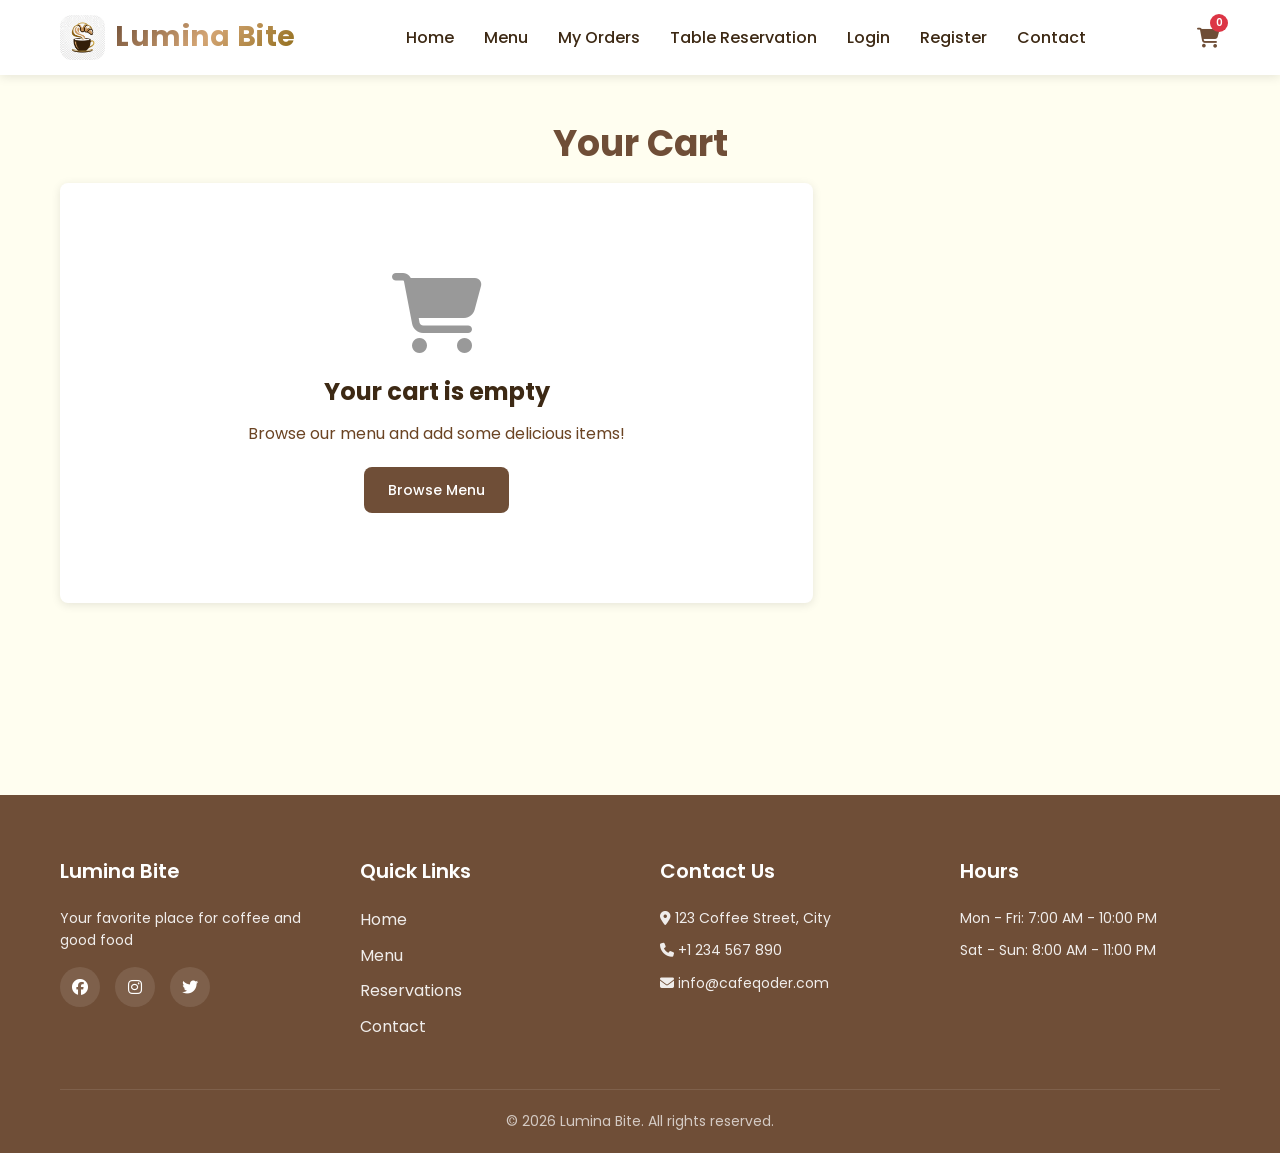
<file: cafe final/cart.html>
<!DOCTYPE html>
<html lang="en">
<head>
    <meta charset="UTF-8">
    <meta name="viewport" content="width=device-width, initial-scale=1.0">
    <title>Your Cart - Lumina Bite</title>
    <link rel="stylesheet" href="style.css">
    <link href="https://fonts.googleapis.com/css2?family=Poppins:wght@300;400;500;600;700&display=swap" rel="stylesheet">
    <link rel="stylesheet" href="https://cdnjs.cloudflare.com/ajax/libs/font-awesome/6.4.0/css/all.min.css">
</head>
<body>
    <!-- Navigation -->
    <nav class="navbar">
        <div class="nav-container">
            <a href="index.html" class="logo">
                <img src="logo.png" alt="Lumina Bite" class="logo-img">
                <span>Lumina Bite</span>
            </a>
            <ul class="nav-links">
                <li><a href="index.html">Home</a></li>
                <li><a href="menu.html">Menu</a></li>
                <li><a href="orders.html">My Orders</a></li>
                <li><a href="reservation.html">Table Reservation</a></li>
                <li><a href="login.html">Login</a></li>
                <li><a href="register.html">Register</a></li>
                <li><a href="contact.html">Contact</a></li>
            </ul>
            <div class="cart-icon">
                <a href="cart.html">
                    <i class="fas fa-shopping-cart"></i>
                    <span class="cart-count">0</span>
                </a>
            </div>
            <div class="hamburger">
                <span></span>
                <span></span>
                <span></span>
            </div>
        </div>
    </nav>

    <!-- Cart Section -->
    <section class="cart-page">
        <div class="container">
            <h1 class="page-title">Your Cart</h1>
            
            <div class="cart-container">
                <!-- Cart Items -->
                <div class="cart-items-section">
                    <div id="cartItems">
                        <!-- Cart items will be populated by JavaScript -->
                    </div>
                    <div class="empty-cart" id="emptyCart">
                        <i class="fas fa-shopping-cart"></i>
                        <h2>Your cart is empty</h2>
                        <p>Browse our menu and add some delicious items!</p>
                        <a href="menu.html" class="btn btn-primary">Browse Menu</a>
                    </div>
                </div>

                <!-- Cart Summary -->
                <div class="cart-summary-section" id="cartSummary">
                    <h2>Order Summary</h2>
                    <div class="summary-details">
                        <div class="summary-row">
                            <span>Subtotal</span>
                            <span id="subtotal">₹0.00</span>
                        </div>
                        <div class="summary-row">
                            <span>Tax (8%)</span>
                            <span id="tax">₹0.00</span>
                        </div>
                        <div class="summary-row total">
                            <span>Total</span>
                            <span id="total">₹0.00</span>
                        </div>
                    </div>
                    
                    <div class="order-details-form" style="margin-top: 20px; border-top: 1px solid #eee; padding-top: 20px;">
                        <h3>Order Details</h3>
                        <div class="form-group" style="margin-bottom: 15px;">
                            <label for="orderCustomerName" style="display: block; margin-bottom: 5px; font-weight: 500;">Customer Name</label>
                            <input type="text" id="orderCustomerName" required placeholder="Enter your name" style="width: 100%; padding: 10px; border: 1px solid #ddd; border-radius: 5px;">
                        </div>
                        <div class="form-row" style="display: flex; gap: 10px; margin-bottom: 15px;">
                            <div class="form-group" style="flex: 1;">
                                <label for="orderTableNumber" style="display: block; margin-bottom: 5px; font-weight: 500;">Table No.</label>
                                <input type="text" id="orderTableNumber" required placeholder="Click to reserve table" style="width: 100%; padding: 10px; border: 1px solid #ddd; border-radius: 5px; cursor: pointer; background-color: #f9f9f9;" onclick="sessionStorage.setItem('returnToCart', 'true'); window.location.href='reservation.html';">
                            </div>
                            <div class="form-group" style="flex: 1;">
                                <label for="orderArrivalTime" style="display: block; margin-bottom: 5px; font-weight: 500;">Arrival Time</label>
                                <input type="time" id="orderArrivalTime" required style="width: 100%; padding: 10px; border: 1px solid #ddd; border-radius: 5px;">
                            </div>
                        </div>
                    </div>
                    <button class="btn btn-primary btn-large btn-full" onclick="placeOrder()">
                        <i class="fas fa-check"></i> Place Order
                    </button>
                    <a href="menu.html" class="btn btn-secondary btn-full">Continue Shopping</a>
                </div>
            </div>
        </div>
    </section>

    <!-- Order Confirmation Modal -->
    <div class="modal" id="orderModal">
        <div class="modal-content">
            <div class="modal-header">
                <i class="fas fa-check-circle"></i>
                <h2>Order Placed Successfully!</h2>
            </div>
            <div class="modal-body">
                <p>Thank you for your order. Your food will be prepared shortly.</p>
                <div class="order-details" id="orderDetails">
                    <!-- Order details will be populated by JavaScript -->
                </div>
                <p class="order-note">You can view your order status in the admin dashboard.</p>
            </div>
            <div class="modal-footer">
                <a href="index.html" class="btn btn-primary">Back to Home</a>
                <a href="menu.html" class="btn btn-secondary">Order More</a>
            </div>
        </div>
    </div>

    <!-- Footer -->
    <footer class="footer">
        <div class="container">
            <div class="footer-content">
                <div class="footer-section">
                    <h3>Lumina Bite</h3>
                    <p>Your favorite place for coffee and good food</p>
                    <div class="social-links">
                        <a href="#"><i class="fab fa-facebook"></i></a>
                        <a href="#"><i class="fab fa-instagram"></i></a>
                        <a href="#"><i class="fab fa-twitter"></i></a>
                    </div>
                </div>
                <div class="footer-section">
                    <h3>Quick Links</h3>
                    <ul>
                        <li><a href="index.html">Home</a></li>
                        <li><a href="menu.html">Menu</a></li>
                        <li><a href="reservation.html">Reservations</a></li>
                        <li><a href="contact.html">Contact</a></li>
                    </ul>
                </div>
                <div class="footer-section">
                    <h3>Contact Us</h3>
                    <p><i class="fas fa-map-marker-alt"></i> 123 Coffee Street, City</p>
                    <p><i class="fas fa-phone"></i> +1 234 567 890</p>
                    <p><i class="fas fa-envelope"></i> info@cafeqoder.com</p>
                </div>
                <div class="footer-section">
                    <h3>Hours</h3>
                    <p>Mon - Fri: 7:00 AM - 10:00 PM</p>
                    <p>Sat - Sun: 8:00 AM - 11:00 PM</p>
                </div>
            </div>
            <div class="footer-bottom">
                <p>&copy; 2026 Lumina Bite. All rights reserved.</p>
            </div>
        </div>
    </footer>

    <script src="script.js"></script>
</body>
</html>
</file>
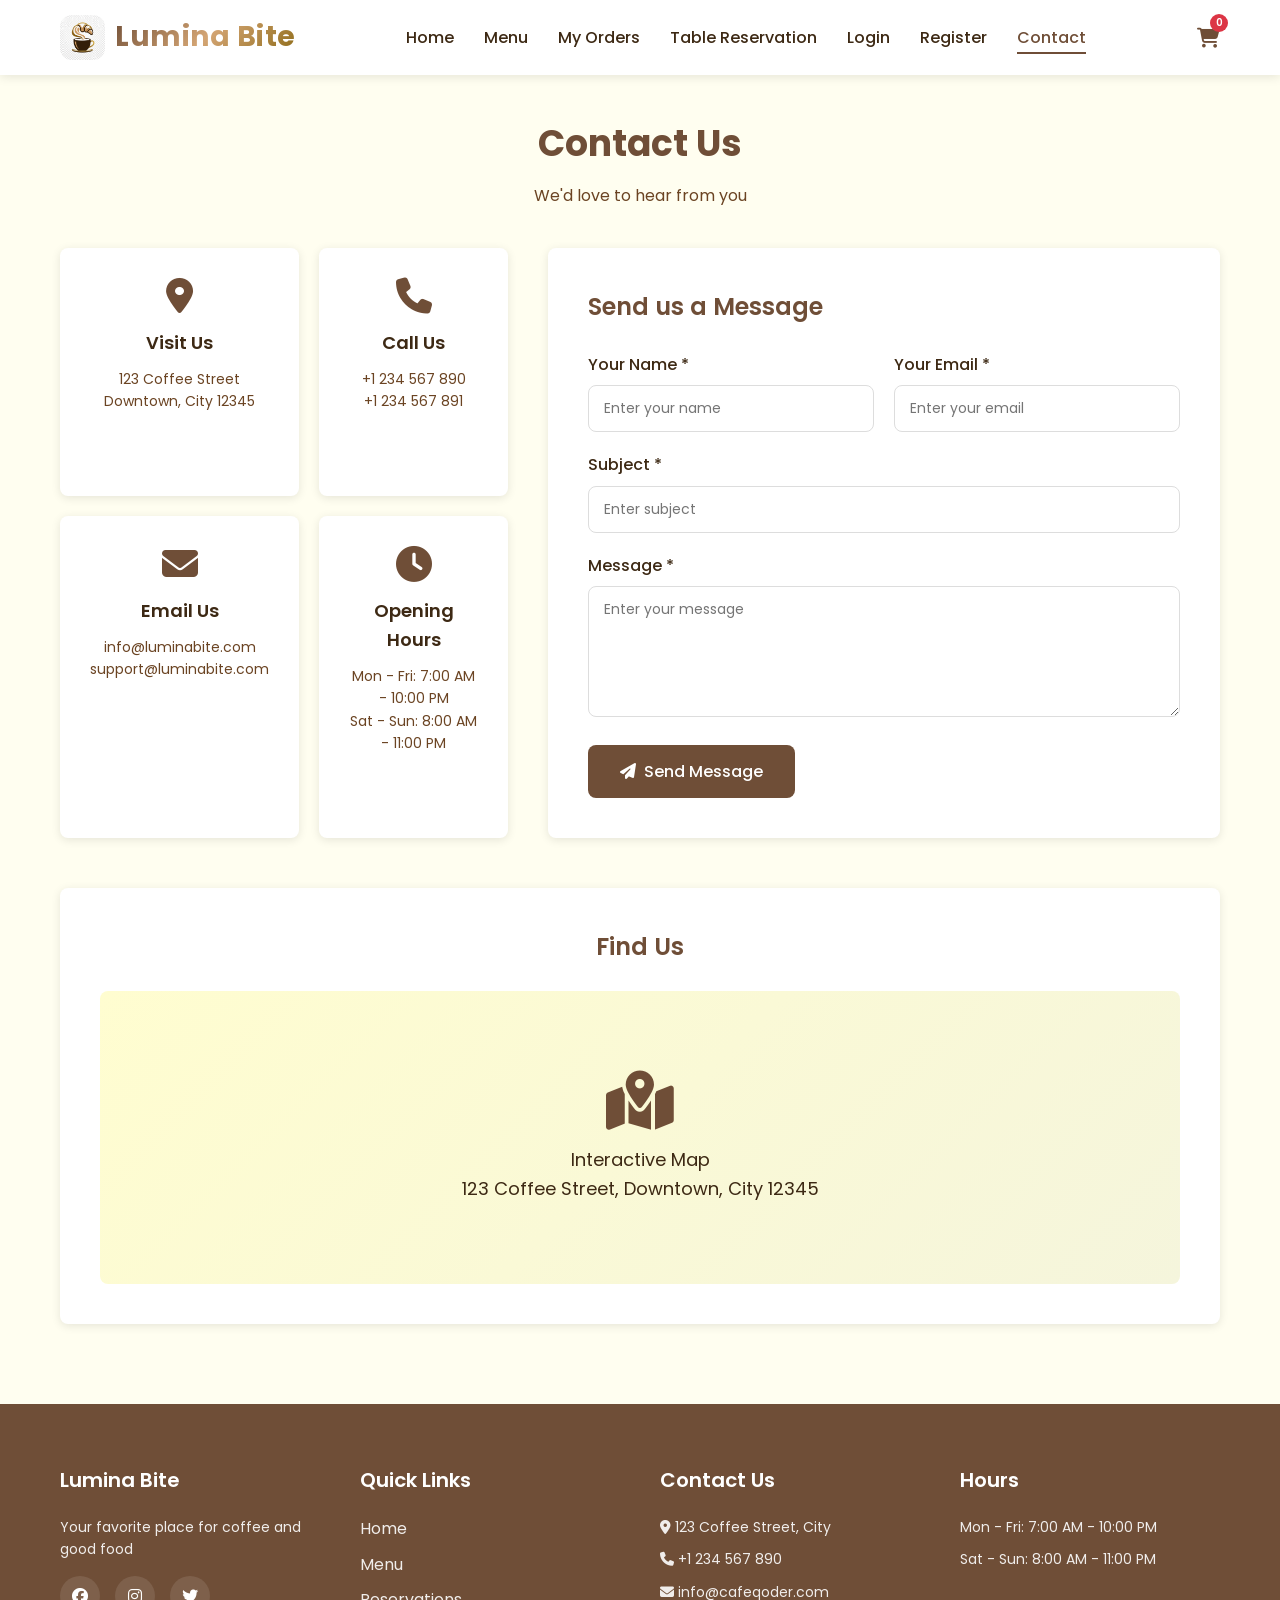
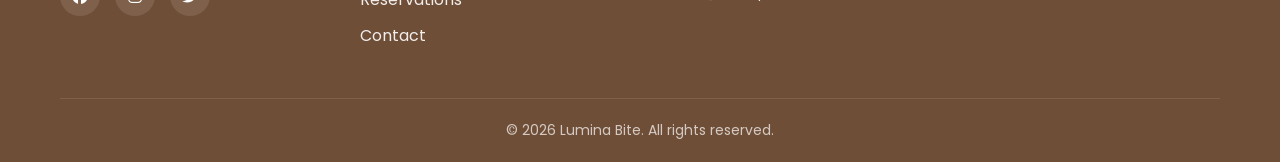
<file: cafe final/contact.html>
<!DOCTYPE html>
<html lang="en">
<head>
    <meta charset="UTF-8">
    <meta name="viewport" content="width=device-width, initial-scale=1.0">
    <title>Contact Us - Lumina Bite</title>
    <link rel="stylesheet" href="style.css">
    <link href="https://fonts.googleapis.com/css2?family=Poppins:wght@300;400;500;600;700&display=swap" rel="stylesheet">
    <link rel="stylesheet" href="https://cdnjs.cloudflare.com/ajax/libs/font-awesome/6.4.0/css/all.min.css">
</head>
<body>
    <!-- Navigation -->
    <nav class="navbar">
        <div class="nav-container">
            <a href="index.html" class="logo">
                <img src="logo.png" alt="Lumina Bite" class="logo-img">
                <span>Lumina Bite</span>
            </a>
            <ul class="nav-links">
                <li><a href="index.html">Home</a></li>
                <li><a href="menu.html">Menu</a></li>
                <li><a href="orders.html">My Orders</a></li>
                <li><a href="reservation.html">Table Reservation</a></li>
                <li><a href="login.html">Login</a></li>
                <li><a href="register.html">Register</a></li>
                <li><a href="contact.html" class="active">Contact</a></li>
            </ul>
            <div class="cart-icon">
                <a href="cart.html">
                    <i class="fas fa-shopping-cart"></i>
                    <span class="cart-count">0</span>
                </a>
            </div>
            <div class="hamburger">
                <span></span>
                <span></span>
                <span></span>
            </div>
        </div>
    </nav>

    <!-- Contact Section -->
    <section class="contact-page">
        <div class="container">
            <h1 class="page-title">Contact Us</h1>
            <p class="page-subtitle">We'd love to hear from you</p>

            <div class="contact-container">
                <!-- Contact Info -->
                <div class="contact-info">
                    <div class="info-card">
                        <i class="fas fa-map-marker-alt"></i>
                        <h3>Visit Us</h3>
                        <p>123 Coffee Street</p>
                        <p>Downtown, City 12345</p>
                    </div>
                    <div class="info-card">
                        <i class="fas fa-phone"></i>
                        <h3>Call Us</h3>
                        <p>+1 234 567 890</p>
                        <p>+1 234 567 891</p>
                    </div>
                    <div class="info-card">
                        <i class="fas fa-envelope"></i>
                        <h3>Email Us</h3>
                        <p>info@luminabite.com</p>
                        <p>support@luminabite.com</p>
                    </div>
                    <div class="info-card">
                        <i class="fas fa-clock"></i>
                        <h3>Opening Hours</h3>
                        <p>Mon - Fri: 7:00 AM - 10:00 PM</p>
                        <p>Sat - Sun: 8:00 AM - 11:00 PM</p>
                    </div>
                </div>

                <!-- Contact Form -->
                <div class="contact-form-container">
                    <h2>Send us a Message</h2>
                    <form id="contactForm" class="contact-form">
                        <div class="form-row">
                            <div class="form-group">
                                <label for="contactName">Your Name *</label>
                                <input type="text" id="contactName" name="contactName" required placeholder="Enter your name">
                            </div>
                            <div class="form-group">
                                <label for="contactEmail">Your Email *</label>
                                <input type="email" id="contactEmail" name="contactEmail" required placeholder="Enter your email">
                            </div>
                        </div>
                        <div class="form-group">
                            <label for="contactSubject">Subject *</label>
                            <input type="text" id="contactSubject" name="contactSubject" required placeholder="Enter subject">
                        </div>
                        <div class="form-group">
                            <label for="contactMessage">Message *</label>
                            <textarea id="contactMessage" name="contactMessage" rows="5" required placeholder="Enter your message"></textarea>
                        </div>
                        <button type="submit" class="btn btn-primary btn-large">
                            <i class="fas fa-paper-plane"></i> Send Message
                        </button>
                    </form>
                </div>
            </div>

            <!-- Map Section -->
            <div class="map-section">
                <h2>Find Us</h2>
                <div class="map-placeholder">
                    <i class="fas fa-map-marked-alt"></i>
                    <p>Interactive Map</p>
                    <p class="map-address">123 Coffee Street, Downtown, City 12345</p>
                </div>
            </div>
        </div>
    </section>

    <!-- Footer -->
    <footer class="footer">
        <div class="container">
            <div class="footer-content">
                <div class="footer-section">
                    <h3>Lumina Bite</h3>
                    <p>Your favorite place for coffee and good food</p>
                    <div class="social-links">
                        <a href="#"><i class="fab fa-facebook"></i></a>
                        <a href="#"><i class="fab fa-instagram"></i></a>
                        <a href="#"><i class="fab fa-twitter"></i></a>
                    </div>
                </div>
                <div class="footer-section">
                    <h3>Quick Links</h3>
                    <ul>
                        <li><a href="index.html">Home</a></li>
                        <li><a href="menu.html">Menu</a></li>
                        <li><a href="reservation.html">Reservations</a></li>
                        <li><a href="contact.html">Contact</a></li>
                    </ul>
                </div>
                <div class="footer-section">
                    <h3>Contact Us</h3>
                    <p><i class="fas fa-map-marker-alt"></i> 123 Coffee Street, City</p>
                    <p><i class="fas fa-phone"></i> +1 234 567 890</p>
                    <p><i class="fas fa-envelope"></i> info@cafeqoder.com</p>
                </div>
                <div class="footer-section">
                    <h3>Hours</h3>
                    <p>Mon - Fri: 7:00 AM - 10:00 PM</p>
                    <p>Sat - Sun: 8:00 AM - 11:00 PM</p>
                </div>
            </div>
            <div class="footer-bottom">
                <p>&copy; 2026 Lumina Bite. All rights reserved.</p>
            </div>
        </div>
    </footer>

    <script src="script.js"></script>
</body>
</html>
</file>
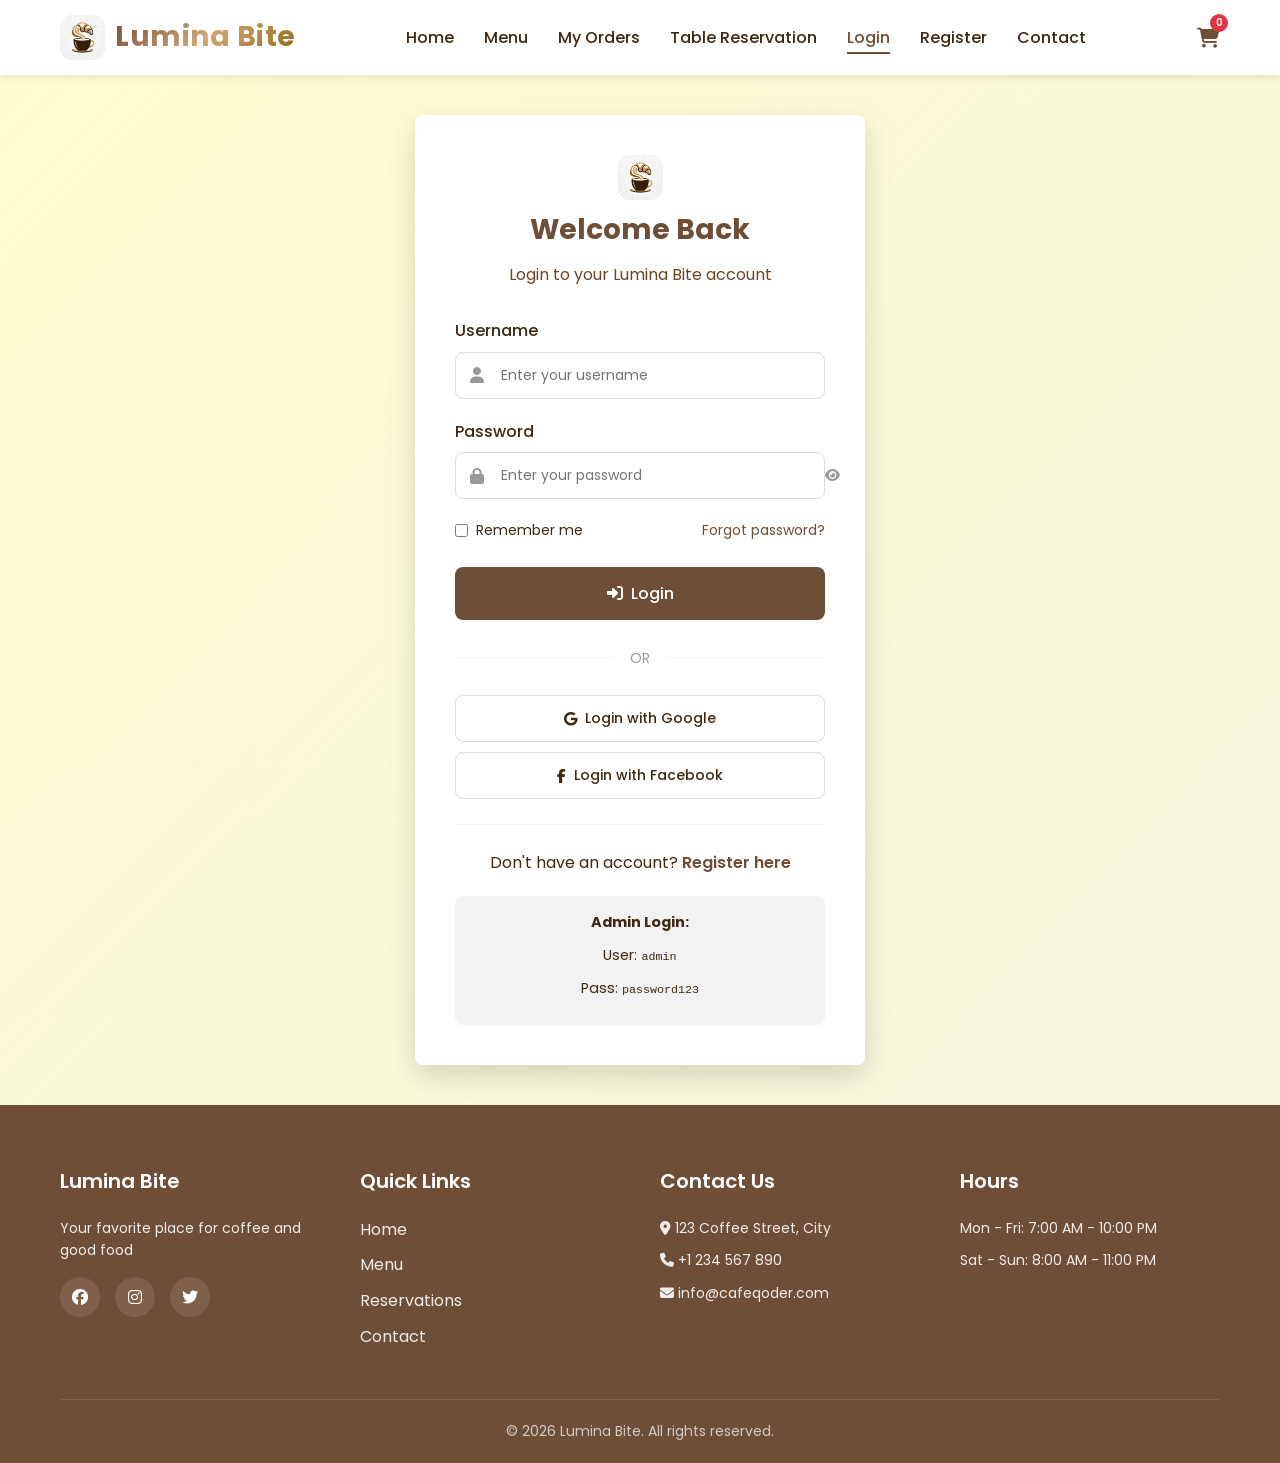
<file: cafe final/login.html>
<!DOCTYPE html>
<html lang="en">
<head>
    <meta charset="UTF-8">
    <meta name="viewport" content="width=device-width, initial-scale=1.0">
    <title>Login - Lumina Bite</title>
    <link rel="stylesheet" href="style.css">
    <link href="https://fonts.googleapis.com/css2?family=Poppins:wght@300;400;500;600;700&display=swap" rel="stylesheet">
    <link rel="stylesheet" href="https://cdnjs.cloudflare.com/ajax/libs/font-awesome/6.4.0/css/all.min.css">
</head>
<body>
    <!-- Navigation -->
    <nav class="navbar">
        <div class="nav-container">
            <a href="index.html" class="logo">
                <img src="logo.png" alt="Lumina Bite" class="logo-img">
                <span>Lumina Bite</span>
            </a>
            <ul class="nav-links">
                <li><a href="index.html">Home</a></li>
                <li><a href="menu.html">Menu</a></li>
                <li><a href="orders.html">My Orders</a></li>
                <li><a href="reservation.html">Table Reservation</a></li>
                <li><a href="login.html" class="active">Login</a></li>
                <li><a href="register.html">Register</a></li>
                <li><a href="contact.html">Contact</a></li>
            </ul>
            <div class="cart-icon">
                <a href="cart.html">
                    <i class="fas fa-shopping-cart"></i>
                    <span class="cart-count">0</span>
                </a>
            </div>
            <div class="hamburger">
                <span></span>
                <span></span>
                <span></span>
            </div>
        </div>
    </nav>

    <!-- Login Section -->
    <section class="auth-page">
        <div class="auth-container">
            <div class="auth-box">
                <div class="auth-header">
                    <img src="logo.png" alt="Lumina Bite" class="logo-img">
                    <h1>Welcome Back</h1>
                    <p>Login to your Lumina Bite account</p>
                </div>
                
                <form id="loginForm" class="auth-form">
                    <div class="form-group">
                        <label for="username">Username</label>
                        <div class="input-group">
                            <i class="fas fa-user"></i>
                            <input type="text" id="username" name="username" required placeholder="Enter your username">
                        </div>
                        <span class="error-message" id="usernameError"></span>
                    </div>

                    <div class="form-group">
                        <label for="password">Password</label>
                        <div class="input-group">
                            <i class="fas fa-lock"></i>
                            <input type="password" id="password" name="password" required placeholder="Enter your password">
                            <button type="button" class="toggle-password" onclick="togglePassword('password')">
                                <i class="fas fa-eye"></i>
                            </button>
                        </div>
                        <span class="error-message" id="passwordError"></span>
                    </div>

                    <div class="form-options">
                        <label class="checkbox-label">
                            <input type="checkbox" id="rememberMe">
                            <span>Remember me</span>
                        </label>
                        <a href="#" class="forgot-password">Forgot password?</a>
                    </div>

                    <button type="submit" class="btn btn-primary btn-large btn-full">
                        <i class="fas fa-sign-in-alt"></i> Login
                    </button>
                </form>

                <div class="auth-divider">
                    <span>OR</span>
                </div>

                <div class="social-login">
                    <button class="btn btn-social btn-google">
                        <i class="fab fa-google"></i> Login with Google
                    </button>
                    <button class="btn btn-social btn-facebook">
                        <i class="fab fa-facebook-f"></i> Login with Facebook
                    </button>
                </div>

                <div class="auth-footer">
                    <p>Don't have an account? <a href="register.html">Register here</a></p>
                    <div class="admin-login-info" style="margin-top: 20px; padding: 15px; background: rgba(0,0,0,0.05); border-radius: 8px; font-size: 0.9em;">
                        <p><strong>Admin Login:</strong></p>
                        <p>User: <code>admin</code></p>
                        <p>Pass: <code>password123</code></p>
                        <p class="admin-link">Admin? <a href="admin.html">Go to Admin Dashboard</a></p>
                    </div>
                </div>
            </div>
        </div>
    </section>

    <!-- Footer -->
    <footer class="footer">
        <div class="container">
            <div class="footer-content">
                <div class="footer-section">
                    <h3>Lumina Bite</h3>
                    <p>Your favorite place for coffee and good food</p>
                    <div class="social-links">
                        <a href="#"><i class="fab fa-facebook"></i></a>
                        <a href="#"><i class="fab fa-instagram"></i></a>
                        <a href="#"><i class="fab fa-twitter"></i></a>
                    </div>
                </div>
                <div class="footer-section">
                    <h3>Quick Links</h3>
                    <ul>
                        <li><a href="index.html">Home</a></li>
                        <li><a href="menu.html">Menu</a></li>
                        <li><a href="reservation.html">Reservations</a></li>
                        <li><a href="contact.html">Contact</a></li>
                    </ul>
                </div>
                <div class="footer-section">
                    <h3>Contact Us</h3>
                    <p><i class="fas fa-map-marker-alt"></i> 123 Coffee Street, City</p>
                    <p><i class="fas fa-phone"></i> +1 234 567 890</p>
                    <p><i class="fas fa-envelope"></i> info@cafeqoder.com</p>
                </div>
                <div class="footer-section">
                    <h3>Hours</h3>
                    <p>Mon - Fri: 7:00 AM - 10:00 PM</p>
                    <p>Sat - Sun: 8:00 AM - 11:00 PM</p>
                </div>
            </div>
            <div class="footer-bottom">
                <p>&copy; 2026 Lumina Bite. All rights reserved.</p>
            </div>
        </div>
    </footer>

    <script src="script.js"></script>
</body>
</html>
</file>
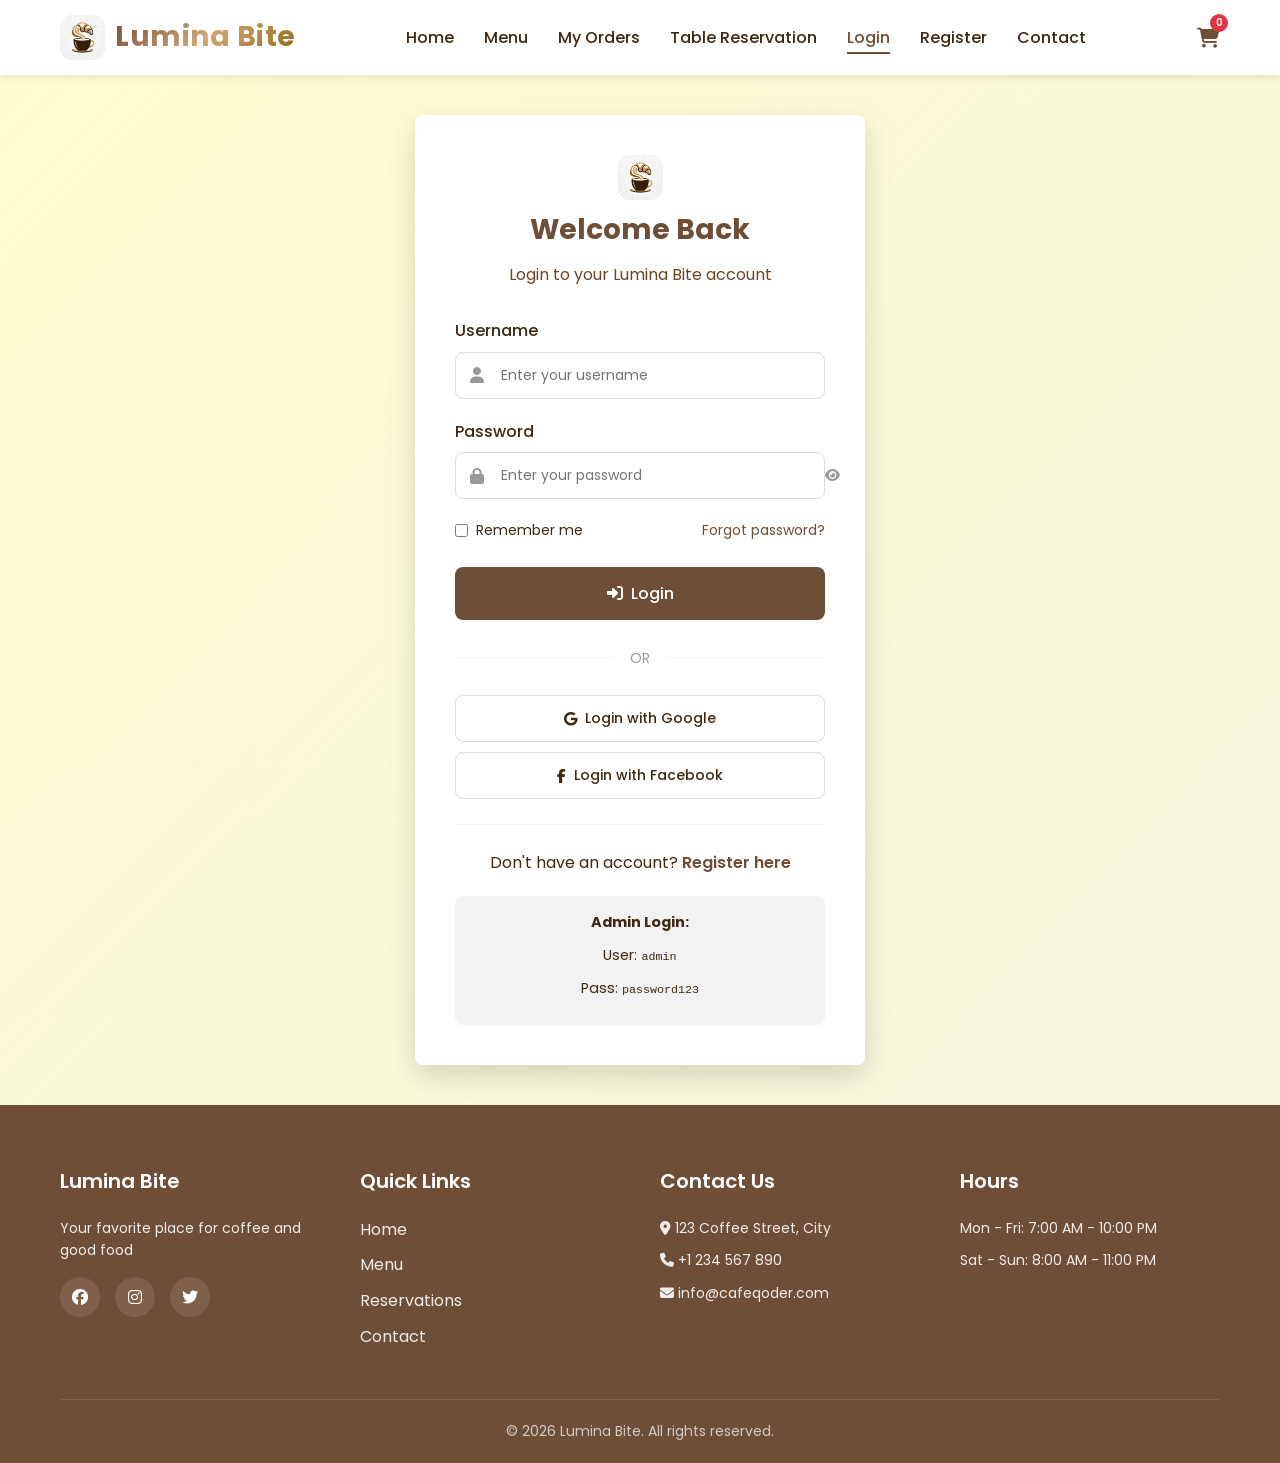
<file: cafe final/orders.html>
<!DOCTYPE html>
<html lang="en">
<head>
    <meta charset="UTF-8">
    <meta name="viewport" content="width=device-width, initial-scale=1.0">
    <title>My Orders - Lumina Bite</title>
    <link rel="stylesheet" href="style.css">
    <link rel="stylesheet" href="https://cdnjs.cloudflare.com/ajax/libs/font-awesome/6.4.0/css/all.min.css">
    <link href="https://fonts.googleapis.com/css2?family=Poppins:wght@300;400;500;600;700&display=swap" rel="stylesheet">
</head>
<body>
    <!-- Navigation -->
    <nav class="navbar">
        <div class="container nav-container">
            <a href="index.html" class="logo">Lumina Bite</a>
            <ul class="nav-links">
                <li><a href="index.html">Home</a></li>
                <li><a href="menu.html">Menu</a></li>
                <li><a href="orders.html" class="active">My Orders</a></li>
                <li><a href="reservation.html">Table Reservation</a></li>
                <li><a href="contact.html">Contact</a></li>
                <li id="authLink"><a href="login.html" class="btn btn-primary">Login</a></li>
                <li id="cartLink"><a href="cart.html" class="cart-icon"><i class="fas fa-shopping-cart"></i><span class="cart-count">0</span></a></li>
            </ul>
            <div class="menu-toggle">
                <i class="fas fa-bars"></i>
            </div>
        </div>
    </nav>

    <!-- Header Section -->
    <header class="page-header">
        <div class="container">
            <h1>My Order History</h1>
            <p>Track your current orders and view your past favorites.</p>
        </div>
    </header>

    <!-- Orders Section -->
    <section class="orders-section section-padding">
        <div class="container">
            <div class="orders-container">
                <div class="orders-column">
                    <h2 class="section-subtitle">Active Orders</h2>
                    <div id="activeOrdersList" class="orders-list">
                        <!-- Active orders will be loaded here -->
                        <div class="loading-spinner">Loading active orders...</div>
                    </div>
                </div>

                <div class="orders-column">
                    <h2 class="section-subtitle">Order History</h2>
                    <div id="orderHistoryList" class="orders-list">
                        <!-- Past orders will be loaded here -->
                        <div class="loading-spinner">Loading order history...</div>
                    </div>
                </div>
            </div>
        </div>
    </section>

    <!-- Footer -->
    <footer class="footer">
        <div class="container grid footer-grid">
            <div class="footer-about">
                <a href="#" class="logo">Lumina Bite</a>
                <p>Your favorite place for coffee and good food. Experience the best artisanal coffee and gourmet dishes.</p>
            </div>
            <div class="footer-links">
                <h3>Quick Links</h3>
                <ul>
                    <li><a href="index.html">Home</a></li>
                    <li><a href="menu.html">Menu</a></li>
                    <li><a href="orders.html">My Orders</a></li>
                    <li><a href="reservation.html">Reservations</a></li>
                    <li><a href="contact.html">Contact</a></li>
                </ul>
            </div>
            <div class="footer-contact">
                <h3>Contact Us</h3>
                <p><i class="fas fa-map-marker-alt"></i> 123 Coffee Street, City</p>
                <p><i class="fas fa-phone"></i> +1 234 567 890</p>
                <p><i class="fas fa-envelope"></i> info@cafeqoder.com</p>
            </div>
        </div>
        <div class="footer-bottom">
            <div class="container">
                <p>&copy; 2026 Lumina Bite. All rights reserved.</p>
            </div>
        </div>
    </footer>

    <script src="script.js"></script>
    <script>
        // Ensure UI updates (cart count, auth link) on load
        document.addEventListener('DOMContentLoaded', () => {
            updateCartCount();
            updateAuthLink();
            if (typeof renderUserOrders === 'function') {
                renderUserOrders();
            }
        });
    </script>
</body>
</html>
</file>
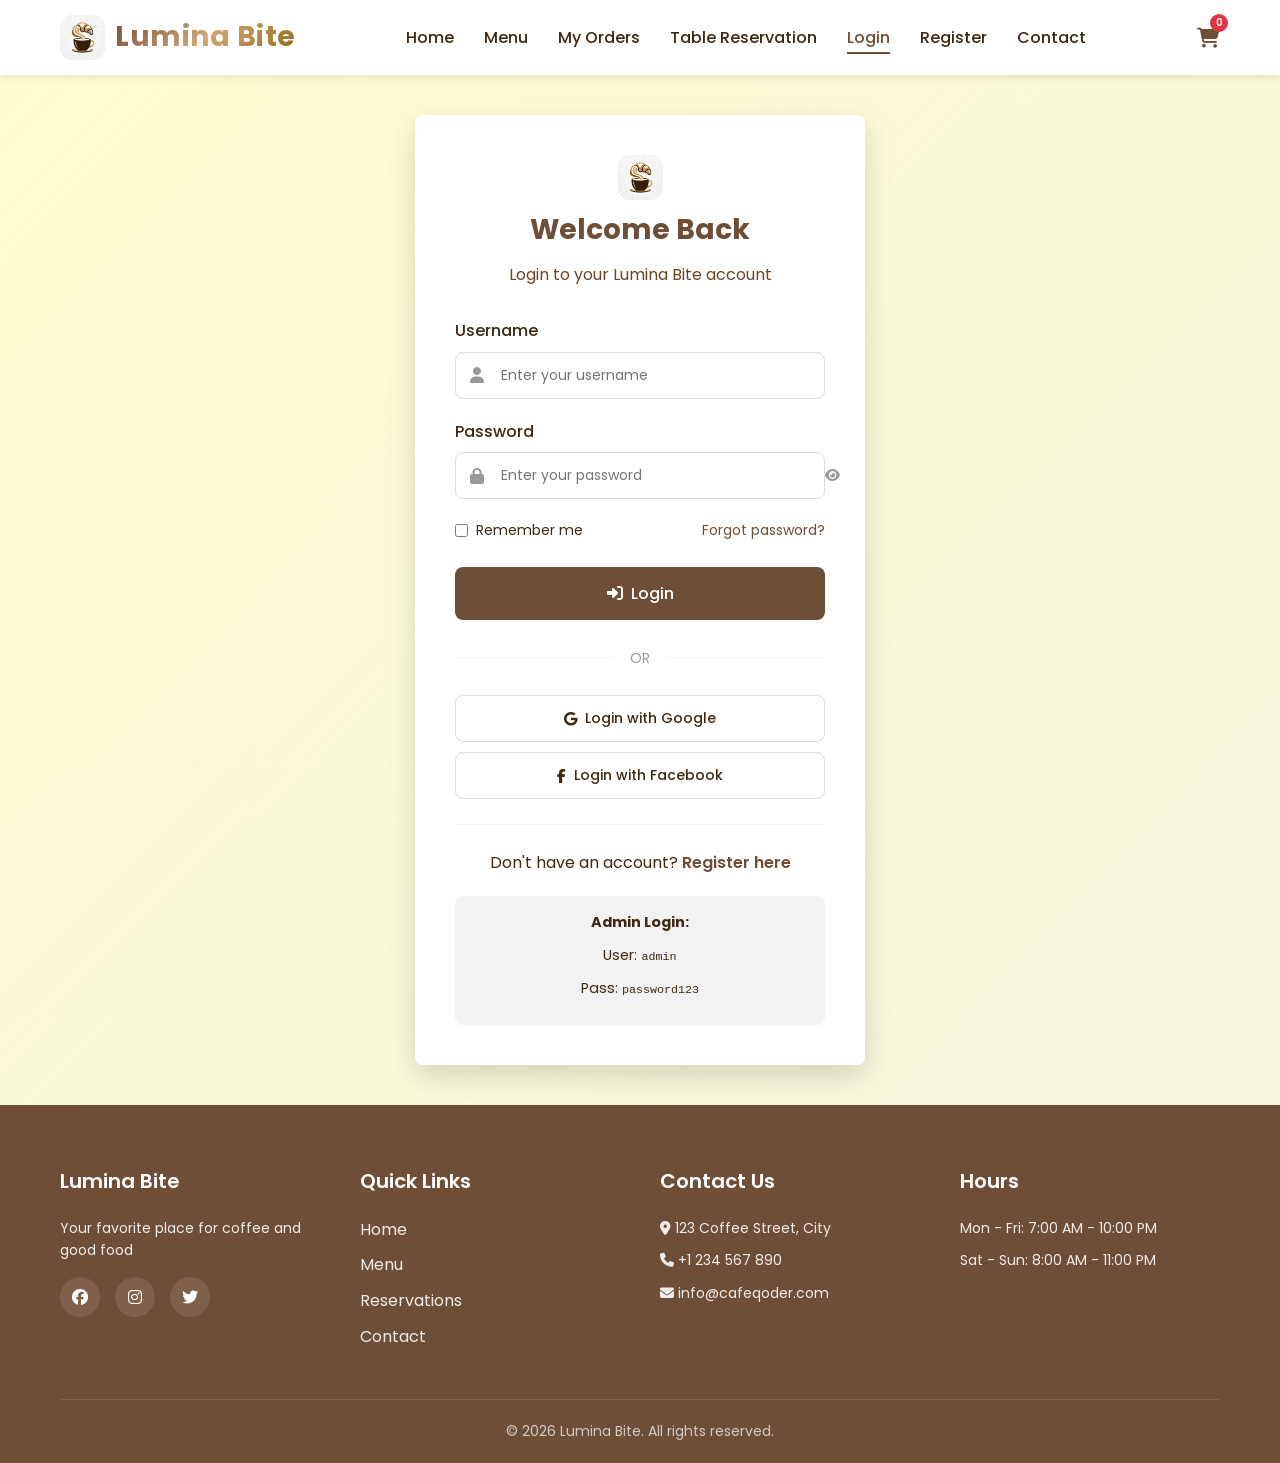
<file: cafe final/profile.html>
<!DOCTYPE html>
<html lang="en">
<head>
    <meta charset="UTF-8">
    <meta name="viewport" content="width=device-width, initial-scale=1.0">
    <title>My Profile - Lumina Bite</title>
    <link rel="stylesheet" href="style.css">
    <link href="https://fonts.googleapis.com/css2?family=Poppins:wght@300;400;500;600;700&display=swap" rel="stylesheet">
    <link rel="stylesheet" href="https://cdnjs.cloudflare.com/ajax/libs/font-awesome/6.4.0/css/all.min.css">
</head>
<body>
    <!-- Navigation -->
    <nav class="navbar">
        <div class="nav-container">
            <a href="index.html" class="logo">
                <img src="logo.png" alt="Lumina Bite" class="logo-img">
                <span>Lumina Bite</span>
            </a>
            <ul class="nav-links">
                <li><a href="index.html">Home</a></li>
                <li><a href="menu.html">Menu</a></li>
                <li><a href="orders.html">My Orders</a></li>
                <li><a href="reservation.html">Table Reservation</a></li>
                <li><a href="login.html">Login</a></li>
                <li><a href="register.html">Register</a></li>
                <li><a href="contact.html">Contact</a></li>
            </ul>
            <div class="cart-icon">
                <a href="cart.html">
                    <i class="fas fa-shopping-cart"></i>
                    <span class="cart-count">0</span>
                </a>
            </div>
            <div class="hamburger">
                <span></span>
                <span></span>
                <span></span>
            </div>
        </div>
    </nav>

    <!-- Profile Section -->
    <section class="profile-page">
        <div class="container">
            <h1 class="page-title">My Profile</h1>
            <div class="profile-container" id="profileContainer">
                <!-- Populated by JS -->
                <div class="profile-card">
                    <div class="profile-header">
                        <i class="fas fa-user-circle"></i>
                        <h2 id="displayFullName">Guest</h2>
                        <p id="displayUsername">@guest</p>
                    </div>
                    <div class="profile-details">
                        <div class="detail-item">
                            <label>Email Address</label>
                            <p id="displayEmail">Not logged in</p>
                        </div>
                        <div class="detail-item">
                            <label>Member Since</label>
                            <p>March 2026</p>
                        </div>
                    </div>
                    <div class="profile-actions">
                        <button class="btn btn-primary" onclick="window.location.href='index.html'">Back to Home</button>
                        <button class="btn btn-danger" onclick="logoutUser()">Logout</button>
                    </div>
                </div>
            </div>
        </div>
    </section>

    <!-- Footer -->
    <footer class="footer">
        <div class="container">
            <div class="footer-content">
                <div class="footer-section">
                    <h3>Lumina Bite</h3>
                    <p>Your favorite place for coffee and good food</p>
                    <div class="social-links">
                        <a href="#"><i class="fab fa-facebook"></i></a>
                        <a href="#"><i class="fab fa-instagram"></i></a>
                        <a href="#"><i class="fab fa-twitter"></i></a>
                    </div>
                </div>
            </div>
            <div class="footer-bottom">
                <p>&copy; 2026 Lumina Bite. All rights reserved.</p>
            </div>
        </div>
    </footer>

    <script src="script.js"></script>
    <script>
        document.addEventListener('DOMContentLoaded', () => {
            const user = JSON.parse(localStorage.getItem('cafeQoderUser'));
            if (!user) {
                window.location.href = 'login.html';
                return;
            }
            document.getElementById('displayFullName').textContent = user.fullName;
            document.getElementById('displayUsername').textContent = '@' + user.username;
            document.getElementById('displayEmail').textContent = user.email;
        });
    </script>
</body>
</html>
</file>
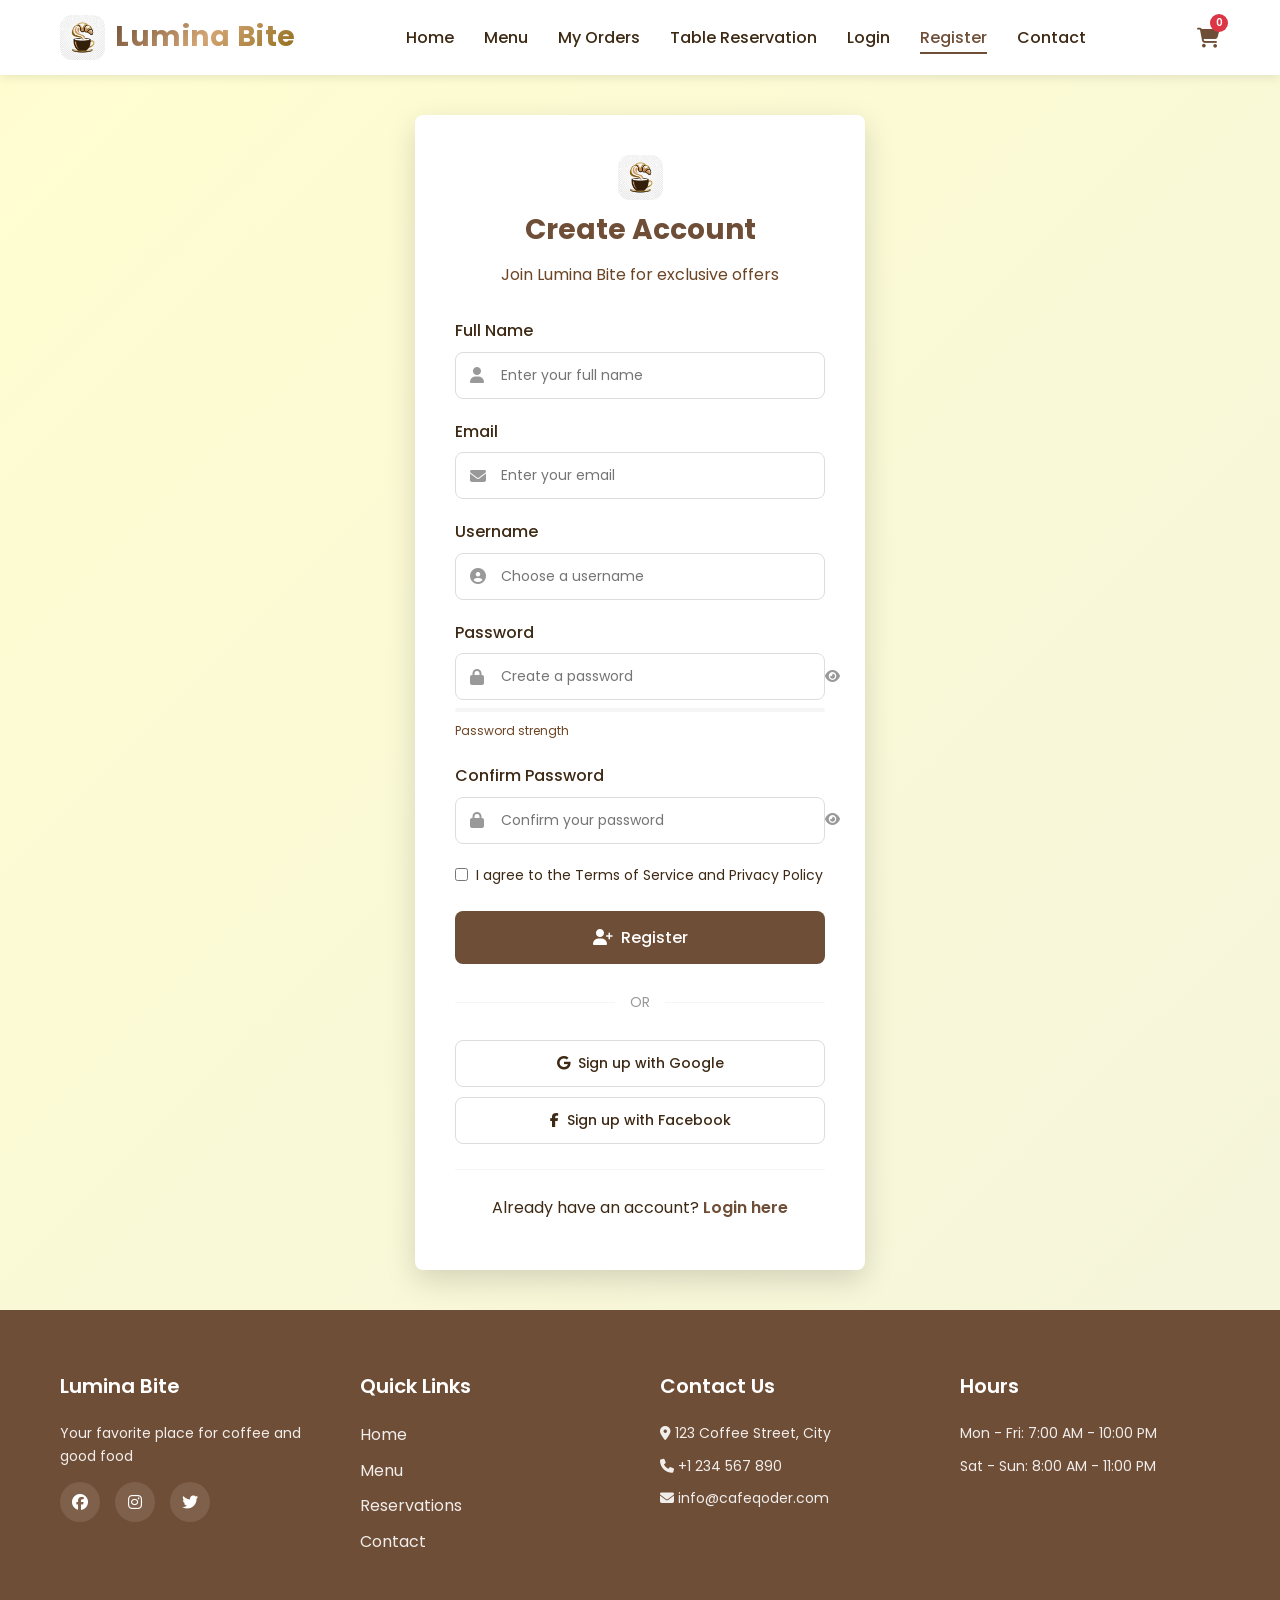
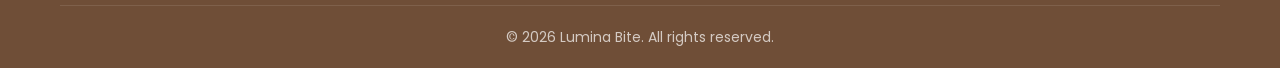
<file: cafe final/register.html>
<!DOCTYPE html>
<html lang="en">
<head>
    <meta charset="UTF-8">
    <meta name="viewport" content="width=device-width, initial-scale=1.0">
    <title>Register - Lumina Bite</title>
    <link rel="stylesheet" href="style.css">
    <link href="https://fonts.googleapis.com/css2?family=Poppins:wght@300;400;500;600;700&display=swap" rel="stylesheet">
    <link rel="stylesheet" href="https://cdnjs.cloudflare.com/ajax/libs/font-awesome/6.4.0/css/all.min.css">
</head>
<body>
    <!-- Navigation -->
    <nav class="navbar">
        <div class="nav-container">
            <a href="index.html" class="logo">
                <img src="logo.png" alt="Lumina Bite" class="logo-img">
                <span>Lumina Bite</span>
            </a>
            <ul class="nav-links">
                <li><a href="index.html">Home</a></li>
                <li><a href="menu.html">Menu</a></li>
                <li><a href="orders.html">My Orders</a></li>
                <li><a href="reservation.html">Table Reservation</a></li>
                <li><a href="login.html">Login</a></li>
                <li><a href="register.html" class="active">Register</a></li>
                <li><a href="contact.html">Contact</a></li>
            </ul>
            <div class="cart-icon">
                <a href="cart.html">
                    <i class="fas fa-shopping-cart"></i>
                    <span class="cart-count">0</span>
                </a>
            </div>
            <div class="hamburger">
                <span></span>
                <span></span>
                <span></span>
            </div>
        </div>
    </nav>

    <!-- Register Section -->
    <section class="auth-page">
        <div class="auth-container">
            <div class="auth-box">
                <div class="auth-header">
                    <img src="logo.png" alt="Lumina Bite" class="logo-img">
                    <h1>Create Account</h1>
                    <p>Join Lumina Bite for exclusive offers</p>
                </div>
                
                <form id="registerForm" class="auth-form">
                    <div class="form-group">
                        <label for="fullName">Full Name</label>
                        <div class="input-group">
                            <i class="fas fa-user"></i>
                            <input type="text" id="fullName" name="fullName" required placeholder="Enter your full name">
                        </div>
                        <span class="error-message" id="fullNameError"></span>
                    </div>

                    <div class="form-group">
                        <label for="email">Email</label>
                        <div class="input-group">
                            <i class="fas fa-envelope"></i>
                            <input type="email" id="email" name="email" required placeholder="Enter your email">
                        </div>
                        <span class="error-message" id="emailError"></span>
                    </div>

                    <div class="form-group">
                        <label for="regUsername">Username</label>
                        <div class="input-group">
                            <i class="fas fa-user-circle"></i>
                            <input type="text" id="regUsername" name="regUsername" required placeholder="Choose a username">
                        </div>
                        <span class="error-message" id="regUsernameError"></span>
                    </div>

                    <div class="form-group">
                        <label for="regPassword">Password</label>
                        <div class="input-group">
                            <i class="fas fa-lock"></i>
                            <input type="password" id="regPassword" name="regPassword" required placeholder="Create a password">
                            <button type="button" class="toggle-password" onclick="togglePassword('regPassword')">
                                <i class="fas fa-eye"></i>
                            </button>
                        </div>
                        <span class="error-message" id="regPasswordError"></span>
                        <div class="password-strength" id="passwordStrength">
                            <div class="strength-bar"></div>
                            <span class="strength-text">Password strength</span>
                        </div>
                    </div>

                    <div class="form-group">
                        <label for="confirmPassword">Confirm Password</label>
                        <div class="input-group">
                            <i class="fas fa-lock"></i>
                            <input type="password" id="confirmPassword" name="confirmPassword" required placeholder="Confirm your password">
                            <button type="button" class="toggle-password" onclick="togglePassword('confirmPassword')">
                                <i class="fas fa-eye"></i>
                            </button>
                        </div>
                        <span class="error-message" id="confirmPasswordError"></span>
                    </div>

                    <div class="form-options">
                        <label class="checkbox-label">
                            <input type="checkbox" id="agreeTerms" required>
                            <span>I agree to the <a href="#">Terms of Service</a> and <a href="#">Privacy Policy</a></span>
                        </label>
                    </div>

                    <button type="submit" class="btn btn-primary btn-large btn-full">
                        <i class="fas fa-user-plus"></i> Register
                    </button>
                </form>

                <div class="auth-divider">
                    <span>OR</span>
                </div>

                <div class="social-login">
                    <button class="btn btn-social btn-google">
                        <i class="fab fa-google"></i> Sign up with Google
                    </button>
                    <button class="btn btn-social btn-facebook">
                        <i class="fab fa-facebook-f"></i> Sign up with Facebook
                    </button>
                </div>

                <div class="auth-footer">
                    <p>Already have an account? <a href="login.html">Login here</a></p>
                </div>
            </div>
        </div>
    </section>

    <!-- Footer -->
    <footer class="footer">
        <div class="container">
            <div class="footer-content">
                <div class="footer-section">
                    <h3>Lumina Bite</h3>
                    <p>Your favorite place for coffee and good food</p>
                    <div class="social-links">
                        <a href="#"><i class="fab fa-facebook"></i></a>
                        <a href="#"><i class="fab fa-instagram"></i></a>
                        <a href="#"><i class="fab fa-twitter"></i></a>
                    </div>
                </div>
                <div class="footer-section">
                    <h3>Quick Links</h3>
                    <ul>
                        <li><a href="index.html">Home</a></li>
                        <li><a href="menu.html">Menu</a></li>
                        <li><a href="reservation.html">Reservations</a></li>
                        <li><a href="contact.html">Contact</a></li>
                    </ul>
                </div>
                <div class="footer-section">
                    <h3>Contact Us</h3>
                    <p><i class="fas fa-map-marker-alt"></i> 123 Coffee Street, City</p>
                    <p><i class="fas fa-phone"></i> +1 234 567 890</p>
                    <p><i class="fas fa-envelope"></i> info@cafeqoder.com</p>
                </div>
                <div class="footer-section">
                    <h3>Hours</h3>
                    <p>Mon - Fri: 7:00 AM - 10:00 PM</p>
                    <p>Sat - Sun: 8:00 AM - 11:00 PM</p>
                </div>
            </div>
            <div class="footer-bottom">
                <p>&copy; 2026 Lumina Bite. All rights reserved.</p>
            </div>
        </div>
    </footer>

    <script src="script.js"></script>
</body>
</html>
</file>
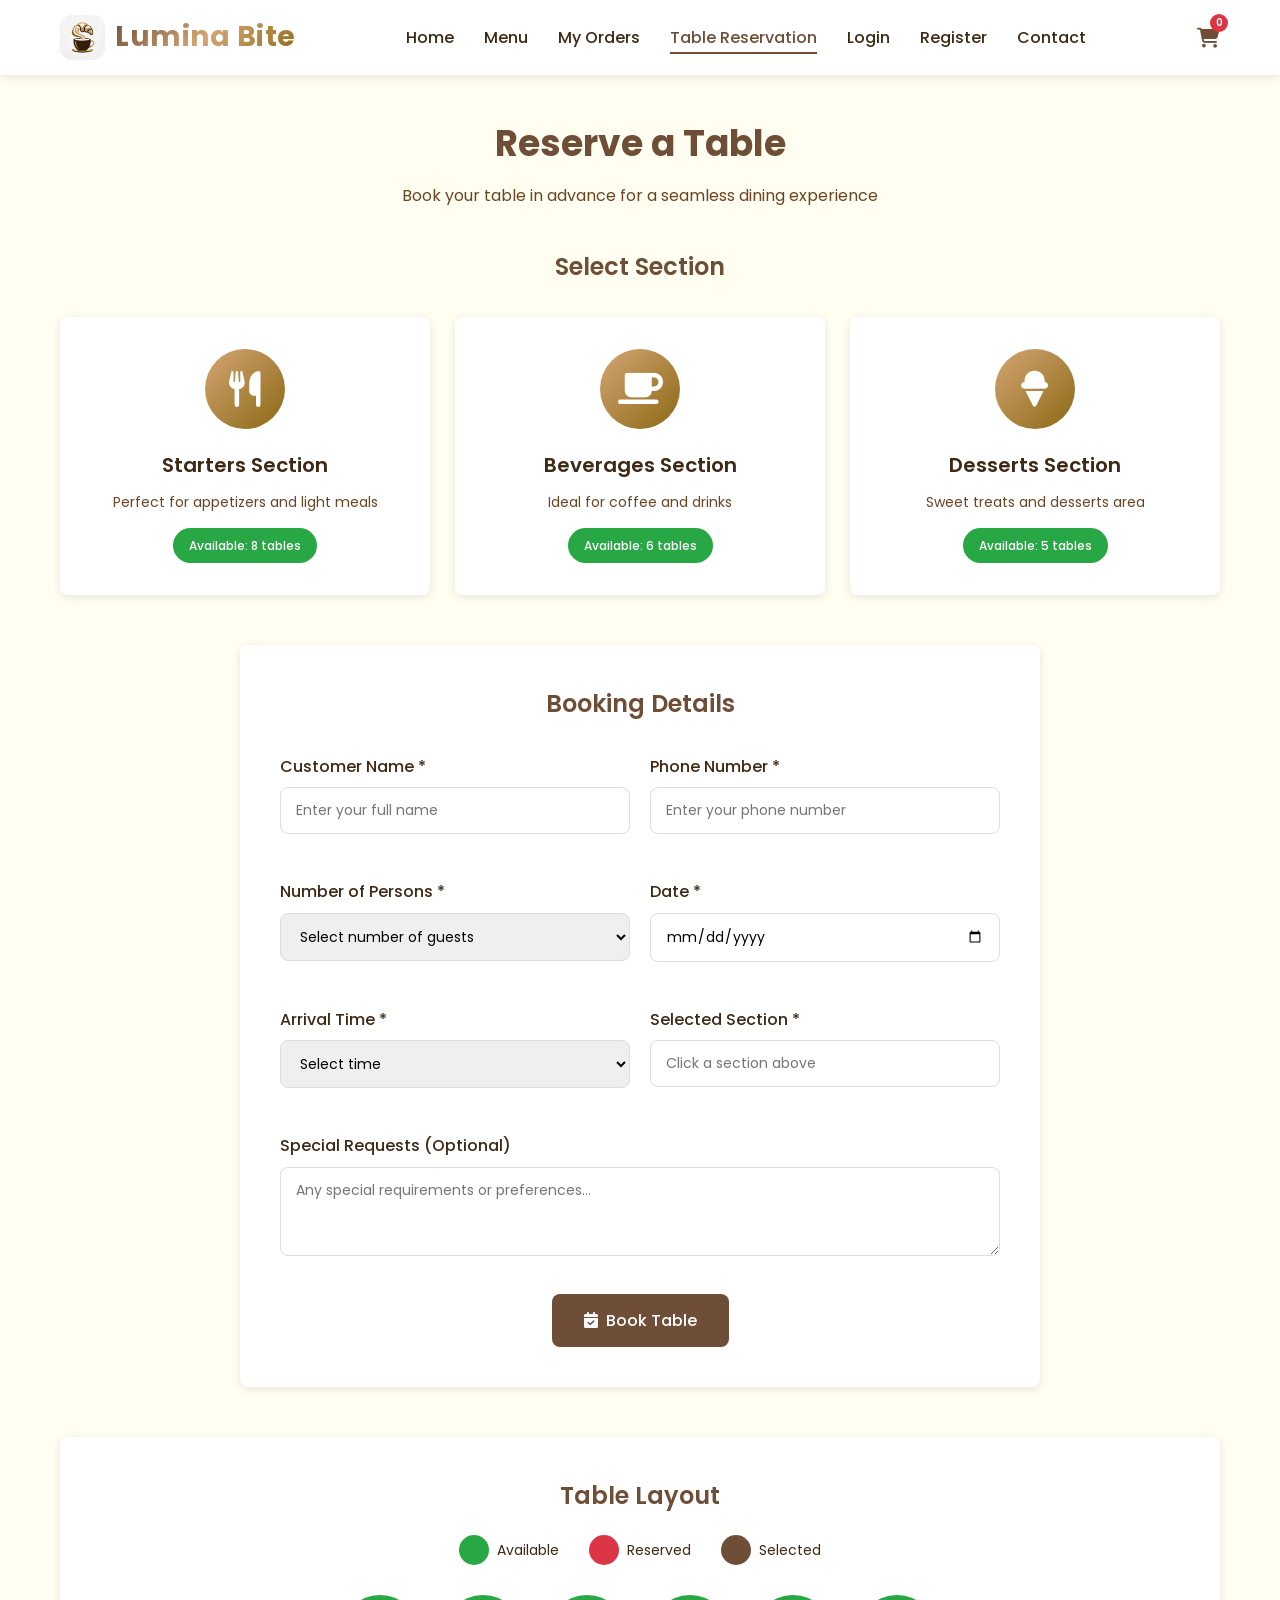
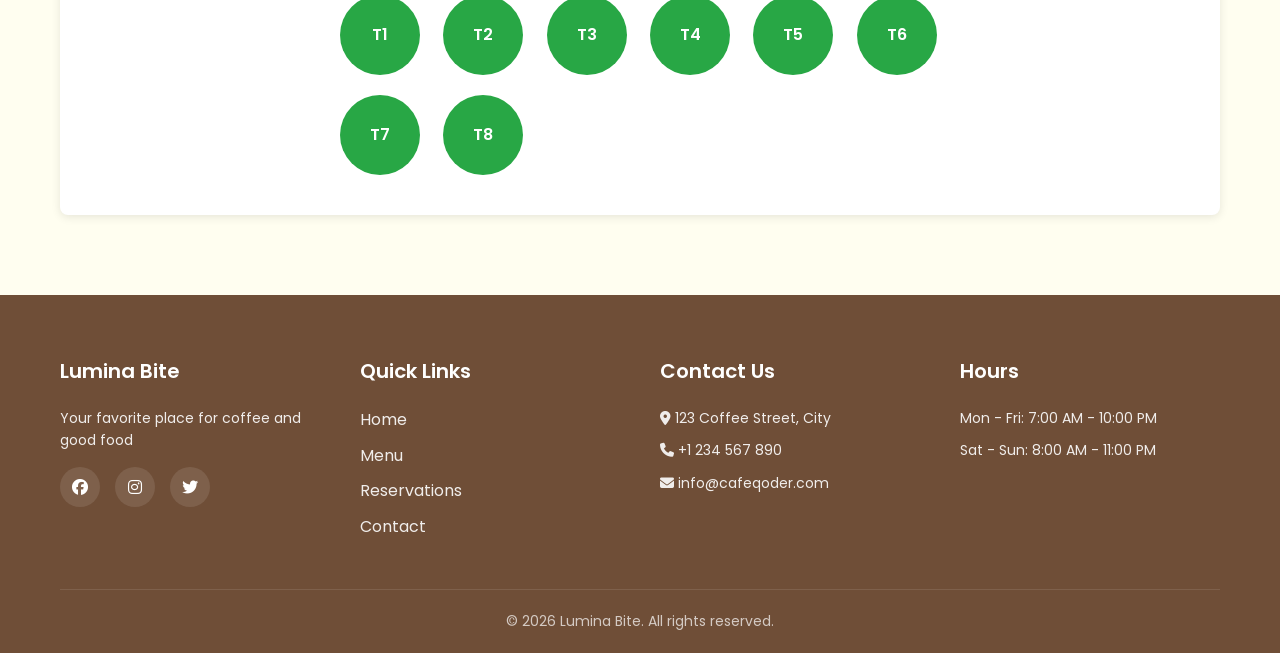
<file: cafe final/reservation.html>
<!DOCTYPE html>
<html lang="en">
<head>
    <meta charset="UTF-8">
    <meta name="viewport" content="width=device-width, initial-scale=1.0">
    <title>Table Reservation - Lumina Bite</title>
    <link rel="stylesheet" href="style.css">
    <link href="https://fonts.googleapis.com/css2?family=Poppins:wght@300;400;500;600;700&display=swap" rel="stylesheet">
    <link rel="stylesheet" href="https://cdnjs.cloudflare.com/ajax/libs/font-awesome/6.4.0/css/all.min.css">
</head>
<body>
    <!-- Navigation -->
    <nav class="navbar">
        <div class="nav-container">
            <a href="index.html" class="logo">
                <img src="logo.png" alt="Lumina Bite" class="logo-img">
                <span>Lumina Bite</span>
            </a>
            <ul class="nav-links">
                <li><a href="index.html">Home</a></li>
                <li><a href="menu.html">Menu</a></li>
                <li><a href="orders.html">My Orders</a></li>
                <li><a href="reservation.html" class="active">Table Reservation</a></li>
                <li><a href="login.html">Login</a></li>
                <li><a href="register.html">Register</a></li>
                <li><a href="contact.html">Contact</a></li>
            </ul>
            <div class="cart-icon">
                <a href="cart.html">
                    <i class="fas fa-shopping-cart"></i>
                    <span class="cart-count">0</span>
                </a>
            </div>
            <div class="hamburger">
                <span></span>
                <span></span>
                <span></span>
            </div>
        </div>
    </nav>

    <!-- Reservation Section -->
    <section class="reservation-page">
        <div class="container">
            <h1 class="page-title">Reserve a Table</h1>
            <p class="page-subtitle">Book your table in advance for a seamless dining experience</p>

            <!-- Section Selection -->
            <div class="section-selection">
                <h2>Select Section</h2>
                <div class="section-cards">
                    <div class="section-card" data-section="starters" onclick="selectSection('starters')">
                        <div class="section-icon">
                            <i class="fas fa-utensils"></i>
                        </div>
                        <h3>Starters Section</h3>
                        <p>Perfect for appetizers and light meals</p>
                        <div class="table-availability">
                            <span class="available">Available: 8 tables</span>
                        </div>
                    </div>
                    <div class="section-card" data-section="beverages" onclick="selectSection('beverages')">
                        <div class="section-icon">
                            <i class="fas fa-coffee"></i>
                        </div>
                        <h3>Beverages Section</h3>
                        <p>Ideal for coffee and drinks</p>
                        <div class="table-availability">
                            <span class="available">Available: 6 tables</span>
                        </div>
                    </div>
                    <div class="section-card" data-section="desserts" onclick="selectSection('desserts')">
                        <div class="section-icon">
                            <i class="fas fa-ice-cream"></i>
                        </div>
                        <h3>Desserts Section</h3>
                        <p>Sweet treats and desserts area</p>
                        <div class="table-availability">
                            <span class="available">Available: 5 tables</span>
                        </div>
                    </div>
                </div>
            </div>

            <!-- Reservation Form -->
            <div class="reservation-form-container">
                <h2>Booking Details</h2>
                <form id="reservationForm" class="reservation-form">
                    <div class="form-row">
                        <div class="form-group">
                            <label for="customerName">Customer Name *</label>
                            <input type="text" id="customerName" name="customerName" required placeholder="Enter your full name">
                            <span class="error-message" id="nameError"></span>
                        </div>
                        <div class="form-group">
                            <label for="phoneNumber">Phone Number *</label>
                            <input type="tel" id="phoneNumber" name="phoneNumber" required placeholder="Enter your phone number">
                            <span class="error-message" id="phoneError"></span>
                        </div>
                    </div>

                    <div class="form-row">
                        <div class="form-group">
                            <label for="numPersons">Number of Persons *</label>
                            <select id="numPersons" name="numPersons" required>
                                <option value="">Select number of guests</option>
                                <option value="1">1 Person</option>
                                <option value="2">2 Persons</option>
                                <option value="3">3 Persons</option>
                                <option value="4">4 Persons</option>
                                <option value="5">5 Persons</option>
                                <option value="6">6 Persons</option>
                                <option value="7">7+ Persons</option>
                            </select>
                            <span class="error-message" id="personsError"></span>
                        </div>
                        <div class="form-group">
                            <label for="reservationDate">Date *</label>
                            <input type="date" id="reservationDate" name="reservationDate" required>
                            <span class="error-message" id="dateError"></span>
                        </div>
                    </div>

                    <div class="form-row">
                        <div class="form-group">
                            <label for="arrivalTime">Arrival Time *</label>
                            <select id="arrivalTime" name="arrivalTime" required>
                                <option value="">Select time</option>
                                <option value="08:00">8:00 AM</option>
                                <option value="09:00">9:00 AM</option>
                                <option value="10:00">10:00 AM</option>
                                <option value="11:00">11:00 AM</option>
                                <option value="12:00">12:00 PM</option>
                                <option value="13:00">1:00 PM</option>
                                <option value="14:00">2:00 PM</option>
                                <option value="15:00">3:00 PM</option>
                                <option value="16:00">4:00 PM</option>
                                <option value="17:00">5:00 PM</option>
                                <option value="18:00">6:00 PM</option>
                                <option value="19:00">7:00 PM</option>
                                <option value="20:00">8:00 PM</option>
                                <option value="21:00">9:00 PM</option>
                            </select>
                            <span class="error-message" id="timeError"></span>
                        </div>
                        <div class="form-group">
                            <label for="selectedSection">Selected Section *</label>
                            <input type="text" id="selectedSection" name="selectedSection" readonly placeholder="Click a section above">
                            <span class="error-message" id="sectionError"></span>
                        </div>
                    </div>

                    <div class="form-group">
                        <label for="specialRequests">Special Requests (Optional)</label>
                        <textarea id="specialRequests" name="specialRequests" rows="3" placeholder="Any special requirements or preferences..."></textarea>
                    </div>

                    <div class="form-actions">
                        <button type="submit" class="btn btn-primary btn-large">
                            <i class="fas fa-calendar-check"></i> Book Table
                        </button>
                    </div>
                </form>
            </div>

            <!-- Table Layout Visualization -->
            <div class="table-layout">
                <h2>Table Layout</h2>
                <div class="layout-legend">
                    <div class="legend-item">
                        <span class="table-icon available"></span>
                        <span>Available</span>
                    </div>
                    <div class="legend-item">
                        <span class="table-icon reserved"></span>
                        <span>Reserved</span>
                    </div>
                    <div class="legend-item">
                        <span class="table-icon selected"></span>
                        <span>Selected</span>
                    </div>
                </div>
                <div class="tables-grid" id="tablesGrid">
                    <!-- Tables will be generated by JavaScript -->
                </div>
            </div>
        </div>
    </section>

    <!-- Confirmation Modal -->
    <div class="modal" id="confirmationModal">
        <div class="modal-content">
            <div class="modal-header">
                <i class="fas fa-check-circle"></i>
                <h2>Reservation Confirmed!</h2>
            </div>
            <div class="modal-body">
                <p>Your table has been successfully reserved.</p>
                <div class="confirmation-details" id="confirmationDetails">
                    <!-- Details will be populated by JavaScript -->
                </div>
            </div>
            <div class="modal-footer">
                <button class="btn btn-primary" onclick="closeModal()">OK</button>
            </div>
        </div>
    </div>

    <!-- Footer -->
    <footer class="footer">
        <div class="container">
            <div class="footer-content">
                <div class="footer-section">
                    <h3>Lumina Bite</h3>
                    <p>Your favorite place for coffee and good food</p>
                    <div class="social-links">
                        <a href="#"><i class="fab fa-facebook"></i></a>
                        <a href="#"><i class="fab fa-instagram"></i></a>
                        <a href="#"><i class="fab fa-twitter"></i></a>
                    </div>
                </div>
                <div class="footer-section">
                    <h3>Quick Links</h3>
                    <ul>
                        <li><a href="index.html">Home</a></li>
                        <li><a href="menu.html">Menu</a></li>
                        <li><a href="reservation.html">Reservations</a></li>
                        <li><a href="contact.html">Contact</a></li>
                    </ul>
                </div>
                <div class="footer-section">
                    <h3>Contact Us</h3>
                    <p><i class="fas fa-map-marker-alt"></i> 123 Coffee Street, City</p>
                    <p><i class="fas fa-phone"></i> +1 234 567 890</p>
                    <p><i class="fas fa-envelope"></i> info@cafeqoder.com</p>
                </div>
                <div class="footer-section">
                    <h3>Hours</h3>
                    <p>Mon - Fri: 7:00 AM - 10:00 PM</p>
                    <p>Sat - Sun: 8:00 AM - 11:00 PM</p>
                </div>
            </div>
            <div class="footer-bottom">
                <p>&copy; 2026 Lumina Bite. All rights reserved.</p>
            </div>
        </div>
    </footer>

    <script src="script.js"></script>
</body>
</html>
</file>
<file: cafe final/style.css>
/* ========================================
   Cafe Qoder - Cafeteria Management System
   Main Stylesheet
   ======================================== */

/* CSS Variables */
:root {
    --primary-color: #6F4E37;
    --primary-dark: #5A3D2B;
    --primary-light: #8B6914;
    --secondary-color: #F5F5DC;
    --cream: #FFFDD0;
    --cream-light: #FFFEF0;
    --accent-color: #D4A574;
    --text-dark: #3D2914;
    --text-light: #6B4423;
    --white: #FFFFFF;
    --gray: #F5F5F5;
    --gray-dark: #999999;
    --success: #28a745;
    --danger: #dc3545;
    --warning: #ffc107;
    --shadow: 0 2px 10px rgba(0, 0, 0, 0.1);
    --shadow-lg: 0 10px 30px rgba(0, 0, 0, 0.15);
    --border-radius: 8px;
    --transition: all 0.3s ease;
}

/* Reset & Base */
* {
    margin: 0;
    padding: 0;
    box-sizing: border-box;
}

body {
    font-family: 'Poppins', sans-serif;
    background-color: var(--cream-light);
    color: var(--text-dark);
    line-height: 1.6;
}

a {
    text-decoration: none;
    color: inherit;
}

ul {
    list-style: none;
}

.container {
    max-width: 1200px;
    margin: 0 auto;
    padding: 0 20px;
}

/* ========================================
   Buttons
   ======================================== */
.btn {
    display: inline-flex;
    align-items: center;
    justify-content: center;
    gap: 8px;
    padding: 12px 24px;
    border: none;
    border-radius: var(--border-radius);
    font-family: 'Poppins', sans-serif;
    font-size: 14px;
    font-weight: 500;
    cursor: pointer;
    transition: var(--transition);
}

.btn-primary {
    background-color: var(--primary-color);
    color: var(--white);
}

.btn-primary:hover {
    background-color: var(--primary-dark);
    transform: translateY(-2px);
    box-shadow: var(--shadow);
}

.btn-secondary {
    background-color: transparent;
    color: var(--primary-color);
    border: 2px solid var(--primary-color);
}

.btn-secondary:hover {
    background-color: var(--primary-color);
    color: var(--white);
}

.btn-small {
    padding: 8px 16px;
    font-size: 12px;
}

.btn-large {
    padding: 14px 32px;
    font-size: 16px;
}

.btn-full {
    width: 100%;
}

.btn-danger {
    background-color: var(--danger);
    color: var(--white);
}

.btn-danger:hover {
    background-color: #c82333;
}

.btn-success {
    background-color: var(--success);
    color: var(--white);
}

.btn-success:hover {
    background-color: #218838;
}

/* ========================================
   Navigation
   ======================================== */
.navbar {
    background-color: var(--white);
    box-shadow: var(--shadow);
    position: sticky;
    top: 0;
    z-index: 1000;
}

.nav-container {
    max-width: 1200px;
    margin: 0 auto;
    padding: 15px 20px;
    display: flex;
    justify-content: space-between;
    align-items: center;
}

.logo {
    display: flex;
    align-items: center;
    gap: 10px;
    font-size: 24px;
    font-weight: 700;
    color: var(--primary-color);
}

.logo i {
    font-size: 28px;
    background: linear-gradient(135deg, #6F4E37 0%, #D4A574 100%);
    -webkit-background-clip: text;
    background-clip: text;
    -webkit-text-fill-color: transparent;
}

/* Lumina Bite Logo Styling */
.logo-img {
    width: 45px;
    height: 45px;
    border-radius: 12px;
    object-fit: contain;
    transition: transform 0.4s cubic-bezier(0.175, 0.885, 0.32, 1.275);
}

.logo:hover .logo-img {
    transform: scale(1.15) rotate(-5deg);
}

.logo span {
    background: linear-gradient(135deg, #6F4E37 0%, #D4A574 50%, #8B6914 100%);
    -webkit-background-clip: text;
    -webkit-text-fill-color: transparent;
    background-clip: text;
    font-weight: 700;
    font-size: 28px;
    letter-spacing: 0.5px;
    font-family: 'Poppins', sans-serif;
}

.nav-links {
    display: flex;
    gap: 30px;
}

.nav-links a {
    color: var(--text-dark);
    font-weight: 500;
    transition: var(--transition);
    position: relative;
}

.nav-links a:hover,
.nav-links a.active {
    color: var(--primary-color);
}

.nav-links a::after {
    content: '';
    position: absolute;
    bottom: -5px;
    left: 0;
    width: 0;
    height: 2px;
    background-color: var(--primary-color);
    transition: var(--transition);
}

.nav-links a:hover::after,
.nav-links a.active::after {
    width: 100%;
}

.cart-icon {
    position: relative;
}

.cart-icon a {
    color: var(--primary-color);
    font-size: 20px;
}

.cart-count {
    position: absolute;
    top: -8px;
    right: -8px;
    background-color: var(--danger);
    color: var(--white);
    font-size: 10px;
    font-weight: 600;
    width: 18px;
    height: 18px;
    border-radius: 50%;
    display: flex;
    align-items: center;
    justify-content: center;
}

.hamburger {
    display: none;
    flex-direction: column;
    gap: 5px;
    cursor: pointer;
}

.hamburger span {
    width: 25px;
    height: 3px;
    background-color: var(--primary-color);
    border-radius: 3px;
    transition: var(--transition);
}

/* ========================================
   Hero Section
   ======================================== */
.hero {
    position: relative;
    padding: 120px 20px;
    display: flex;
    align-items: center;
    justify-content: center;
    gap: 60px;
    min-height: 90vh;
    background: linear-gradient(rgba(0, 0, 0, 0.4), rgba(0, 0, 0, 0.4)), url('hero_bg.png');
    background-size: cover;
    background-position: center;
    background-attachment: fixed;
    color: var(--white);
    overflow: hidden;
}

.hero-content {
    max-width: 600px;
    z-index: 2;
    animation: fadeInSlideUp 1s ease-out;
}

.hero-content h1 {
    font-size: 64px;
    font-weight: 800;
    margin-bottom: 25px;
    line-height: 1.1;
    text-shadow: 0 4px 10px rgba(0, 0, 0, 0.3);
    background: linear-gradient(135deg, #FFF 0%, #D4A574 100%);
    -webkit-background-clip: text;
    background-clip: text;
    -webkit-text-fill-color: transparent;
}

.hero-content p {
    font-size: 22px;
    color: var(--cream);
    margin-bottom: 40px;
    font-weight: 300;
    text-shadow: 0 2px 5px rgba(0, 0, 0, 0.2);
}

.hero-buttons {
    display: flex;
    gap: 20px;
}

.hero-image {
    display: none; /* Removed placeholder for cleaner hero */
}

/* ========================================
   Special Offers Section
   ======================================== */
.special-offers {
    padding: 100px 20px;
    background: var(--cream-light);
    position: relative;
    overflow: hidden;
}

.special-card-container {
    display: grid;
    grid-template-columns: repeat(auto-fit, minmax(320px, 1fr));
    gap: 40px;
    margin-top: 50px;
}

.special-card {
    background: var(--white);
    border-radius: 20px;
    overflow: hidden;
    box-shadow: var(--shadow-lg);
    display: flex;
    flex-direction: column;
    transition: var(--transition);
    border: 1px solid rgba(212, 165, 116, 0.2);
}

.special-card:hover {
    transform: translateY(-10px);
    box-shadow: 0 20px 40px rgba(111, 78, 55, 0.15);
}

.special-img {
    height: 250px;
    position: relative;
    overflow: hidden;
}

.special-img img {
    width: 100%;
    height: 100%;
    object-fit: cover;
    transition: transform 0.6s ease;
}

.special-card:hover .special-img img {
    transform: scale(1.1);
}

.special-badge {
    position: absolute;
    top: 20px;
    right: 20px;
    background: var(--primary-color);
    color: var(--white);
    padding: 8px 15px;
    border-radius: 30px;
    font-weight: 700;
    font-size: 14px;
    box-shadow: 0 5px 15px rgba(0, 0, 0, 0.2);
}

.special-info {
    padding: 30px;
    text-align: center;
}

.timer {
    display: flex;
    justify-content: center;
    gap: 15px;
    margin: 20px 0;
}

.timer-segment {
    background: var(--secondary-color);
    padding: 10px;
    border-radius: 12px;
    min-width: 60px;
}

.timer-value {
    display: block;
    font-size: 24px;
    font-weight: 700;
    color: var(--primary-color);
}

.timer-label {
    font-size: 10px;
    text-transform: uppercase;
    color: var(--primary-light);
    font-weight: 600;
}

/* Glassmorphism Classes */
.glass-effect {
    background: rgba(255, 255, 255, 0.7);
    backdrop-filter: blur(10px);
    border: 1px solid rgba(255, 255, 255, 0.3);
}

@keyframes fadeInSlideUp {
    from {
        opacity: 0;
        transform: translateY(30px);
    }
    to {
        opacity: 1;
        transform: translateY(0);
    }
}

/* ========================================
   Features Section
   ======================================== */
.features {
    padding: 80px 20px;
    background-color: var(--white);
}

.section-title {
    text-align: center;
    font-size: 36px;
    font-weight: 700;
    color: var(--primary-color);
    margin-bottom: 50px;
}

.features-grid {
    display: grid;
    grid-template-columns: repeat(auto-fit, minmax(250px, 1fr));
    gap: 30px;
}

.feature-card {
    text-align: center;
    padding: 30px;
    background: var(--white);
    border-radius: 24px;
    transition: var(--transition);
    border: 1px solid rgba(111, 78, 55, 0.05);
    box-shadow: 0 10px 30px rgba(0, 0, 0, 0.05);
    overflow: hidden;
}

.feature-img-wrapper {
    width: 100%;
    height: 180px;
    border-radius: 16px;
    overflow: hidden;
    margin-bottom: 25px;
    box-shadow: 0 8px 20px rgba(0, 0, 0, 0.1);
}

.feature-img-wrapper img {
    width: 100%;
    height: 100%;
    object-fit: cover;
    transition: transform 0.6s ease;
}

.feature-card:hover .feature-img-wrapper img {
    transform: scale(1.1);
}

.feature-card:hover {
    transform: translateY(-10px);
    box-shadow: 0 20px 50px rgba(111, 78, 55, 0.12);
    border-color: var(--accent-color);
}

.feature-card i {
    font-size: 56px;
    background: linear-gradient(135deg, var(--primary-color) 0%, var(--accent-color) 100%);
    -webkit-background-clip: text;
    background-clip: text;
    -webkit-text-fill-color: transparent;
    margin-bottom: 25px;
}

.feature-card h3 {
    font-size: 20px;
    font-weight: 600;
    margin-bottom: 10px;
    color: var(--text-dark);
}

.feature-card p {
    color: var(--text-light);
    font-size: 14px;
}

/* ========================================
   Popular Items Section
   ======================================== */
.popular-items {
    padding: 80px 20px;
    background-color: var(--secondary-color);
}

.items-grid {
    display: grid;
    grid-template-columns: repeat(auto-fit, minmax(280px, 1fr));
    gap: 30px;
}

.item-card {
    background-color: var(--white);
    border-radius: 24px;
    overflow: hidden;
    box-shadow: 0 10px 30px rgba(0, 0, 0, 0.05);
    transition: var(--transition);
    text-align: center;
    padding: 35px;
    border: 1px solid rgba(111, 78, 55, 0.05);
}

.item-card:hover {
    transform: translateY(-10px);
    box-shadow: 0 20px 50px rgba(111, 78, 55, 0.15);
}

.item-img {
    width: 150px;
    height: 150px;
    background: linear-gradient(135deg, var(--accent-color) 0%, var(--primary-light) 100%);
    border-radius: 50%;
    display: flex;
    align-items: center;
    justify-content: center;
    margin: 0 auto 25px;
    overflow: hidden;
    box-shadow: 0 10px 20px rgba(0, 0, 0, 0.1);
    transition: transform 0.4s ease;
}

.item-card:hover .item-img {
    transform: scale(1.05);
}

.item-img img {
    width: 100%;
    height: 100%;
    object-fit: cover;
}

.item-img i {
    font-size: 50px;
    color: var(--white);
}

.item-card h3 {
    font-size: 20px;
    font-weight: 600;
    margin-bottom: 10px;
}

.item-card .price {
    font-size: 24px;
    font-weight: 700;
    color: var(--primary-color);
    margin-bottom: 15px;
}

/* ========================================
   Menu Page
   ======================================== */
.menu-page {
    padding: 40px 20px 80px;
    background-color: var(--cream-light);
}

.page-title {
    text-align: center;
    font-size: 36px;
    font-weight: 700;
    color: var(--primary-color);
    margin-bottom: 10px;
}

.page-subtitle {
    text-align: center;
    color: var(--text-light);
    margin-bottom: 40px;
}

.category-tabs {
    display: flex;
    justify-content: center;
    gap: 15px;
    margin-bottom: 40px;
    flex-wrap: wrap;
}

.tab-btn {
    padding: 12px 30px;
    border: 2px solid var(--primary-color);
    background-color: transparent;
    color: var(--primary-color);
    border-radius: 30px;
    font-family: 'Poppins', sans-serif;
    font-weight: 500;
    cursor: pointer;
    transition: var(--transition);
}

.tab-btn:hover,
.tab-btn.active {
    background-color: var(--primary-color);
    color: var(--white);
}

.menu-category {
    display: none;
}

.menu-category.active {
    display: block;
}

.category-title {
    font-size: 32px;
    font-weight: 700;
    color: var(--primary-color);
    margin-bottom: 40px;
    text-align: center;
    position: relative;
}

.category-title::after {
    content: '';
    position: absolute;
    bottom: -10px;
    left: 50%;
    transform: translateX(-50%);
    width: 60px;
    height: 3px;
    background: var(--accent-color);
    border-radius: 2px;
}

.menu-grid {
    display: grid;
    grid-template-columns: repeat(auto-fit, minmax(300px, 1fr));
    gap: 30px;
}

.menu-item {
    background-color: var(--white);
    border-radius: 24px;
    overflow: hidden;
    box-shadow: 0 10px 30px rgba(111, 78, 55, 0.08);
    transition: all 0.5s cubic-bezier(0.165, 0.84, 0.44, 1);
    display: flex;
    flex-direction: column;
    border: 1px solid rgba(111, 78, 55, 0.05);
}

.menu-item:hover {
    transform: translateY(-12px);
    box-shadow: 0 20px 40px rgba(111, 78, 55, 0.15);
}

.menu-item.premium {
    border: 2px solid rgba(212, 165, 116, 0.3);
}

.item-image {
    height: 240px;
    position: relative;
    overflow: hidden;
}

.item-image img {
    width: 100%;
    height: 100%;
    object-fit: cover;
    transition: transform 0.8s ease;
}

.item-badge {
    position: absolute;
    top: 15px;
    left: 15px;
    background: rgba(255, 255, 255, 0.85);
    backdrop-filter: blur(8px);
    color: var(--primary-dark);
    padding: 6px 14px;
    border-radius: 30px;
    font-size: 11px;
    font-weight: 700;
    text-transform: uppercase;
    letter-spacing: 1px;
    box-shadow: 0 4px 10px rgba(0,0,0,0.1);
    z-index: 2;
    border: 1px solid rgba(255, 255, 255, 0.3);
}

.menu-item:hover .item-image img {
    transform: scale(1.08);
}

.item-image i {
    font-size: 60px;
    color: var(--white);
}

/* Unique Menu Item Image Gradients - Starters */
.img-garlic-bread {
    background: linear-gradient(135deg, #F4A460 0%, #D2691E 100%);
}

.img-bruschetta {
    background: linear-gradient(135deg, #FF6B6B 0%, #EE5A24 100%);
}

.img-soup {
    background: linear-gradient(135deg, #FDCB6E 0%, #E17055 100%);
}

.img-salad {
    background: linear-gradient(135deg, #55EFC4 0%, #00B894 100%);
}

.img-mozzarella {
    background: linear-gradient(135deg, #FFEAA7 0%, #FDCB6E 100%);
}

.img-wings {
    background: linear-gradient(135deg, #FF7675 0%, #D63031 100%);
}

/* Unique Menu Item Image Gradients - Beverages */
.img-espresso {
    background: linear-gradient(135deg, #6F4E37 0%, #3D2914 100%);
}

.img-cappuccino {
    background: linear-gradient(135deg, #D4A574 0%, #8B6914 100%);
}

.img-latte {
    background: linear-gradient(135deg, #E8D5C4 0%, #C4A77D 100%);
}

.img-iced-coffee {
    background: linear-gradient(135deg, #74B9FF 0%, #0984E3 100%);
}

.img-orange-juice {
    background: linear-gradient(135deg, #FFA502 0%, #FF7F50 100%);
}

.img-hot-chocolate {
    background: linear-gradient(135deg, #8B4513 0%, #5D4037 100%);
}

/* Unique Menu Item Image Gradients - Desserts */
.img-chocolate-cake {
    background: linear-gradient(135deg, #5D4037 0%, #3E2723 100%);
}

.img-cheesecake {
    background: linear-gradient(135deg, #FFF8E7 0%, #F5DEB3 100%);
}

.img-tiramisu {
    background: linear-gradient(135deg, #D7CCC8 0%, #A1887F 100%);
}

.img-sundae {
    background: linear-gradient(135deg, #FF9FF3 0%, #F368E0 100%);
}

.img-apple-pie {
    background: linear-gradient(135deg, #FDCB6E 0%, #E17055 100%);
}

.img-brownie {
    background: linear-gradient(135deg, #4A3728 0%, #2C1810 100%);
}

.item-info {
    padding: 20px;
    flex-grow: 1;
    display: flex;
    flex-direction: column;
}

.item-info h3 {
    font-size: 18px;
    font-weight: 600;
    margin-bottom: 8px;
}

.item-info p {
    font-size: 14px;
    color: var(--text-light);
    margin-bottom: 15px;
    flex-grow: 1;
}

.item-rating {
    display: flex;
    align-items: center;
    gap: 4px;
    margin-bottom: 10px;
}

.item-rating i {
    color: #FFB800;
    font-size: 14px;
}

.item-rating i.far {
    color: #DDD;
}

.item-rating span {
    color: var(--text-light);
    font-size: 14px;
    font-weight: 600;
    margin-left: 6px;
}

.item-footer {
    display: flex;
    justify-content: space-between;
    align-items: center;
}

.item-footer .price {
    font-size: 20px;
    font-weight: 700;
    color: var(--primary-color);
}

.add-to-cart-btn {
    padding: 8px 16px;
    background-color: var(--primary-color);
    color: var(--white);
    border: none;
    border-radius: var(--border-radius);
    cursor: pointer;
    font-family: 'Poppins', sans-serif;
    font-size: 13px;
    transition: var(--transition);
    display: flex;
    align-items: center;
    gap: 5px;
}

.add-to-cart-btn:hover {
    background-color: var(--primary-dark);
}

.cart-summary-bar {
    position: fixed;
    bottom: 0;
    left: 0;
    right: 0;
    background-color: var(--white);
    box-shadow: 0 -2px 10px rgba(0, 0, 0, 0.1);
    padding: 15px 0;
    z-index: 999;
}

.cart-summary-content {
    display: flex;
    justify-content: space-between;
    align-items: center;
    max-width: 1200px;
    margin: 0 auto;
    padding: 0 20px;
}

/* ========================================
   Cart Page
   ======================================== */
.cart-page {
    padding: 40px 20px 120px;
    background-color: var(--cream-light);
    min-height: 80vh;
}

.cart-container {
    display: grid;
    grid-template-columns: 2fr 1fr;
    gap: 30px;
}

.cart-items-section {
    background-color: var(--white);
    border-radius: var(--border-radius);
    padding: 30px;
    box-shadow: var(--shadow);
}

.empty-cart {
    text-align: center;
    padding: 60px 20px;
}

.empty-cart i {
    font-size: 80px;
    color: var(--gray-dark);
    margin-bottom: 20px;
}

.empty-cart h2 {
    font-size: 24px;
    color: var(--text-dark);
    margin-bottom: 10px;
}

.empty-cart p {
    color: var(--text-light);
    margin-bottom: 20px;
}

.cart-item {
    display: flex;
    align-items: center;
    gap: 20px;
    padding: 20px 0;
    border-bottom: 1px solid var(--gray);
}

.cart-item:last-child {
    border-bottom: none;
}

.cart-item-image {
    width: 80px;
    height: 80px;
    border-radius: var(--border-radius);
    overflow: hidden;
    flex-shrink: 0;
}

.cart-item-image img {
    width: 100%;
    height: 100%;
    object-fit: cover;
}

.cart-item-details {
    flex-grow: 1;
}

.cart-item-details h3 {
    font-size: 16px;
    font-weight: 600;
    margin-bottom: 5px;
}

.cart-item-details .price {
    color: var(--primary-color);
    font-weight: 600;
}

.cart-item-quantity {
    display: flex;
    align-items: center;
    gap: 10px;
}

.qty-btn {
    width: 30px;
    height: 30px;
    border: 1px solid var(--primary-color);
    background-color: transparent;
    color: var(--primary-color);
    border-radius: 50%;
    cursor: pointer;
    display: flex;
    align-items: center;
    justify-content: center;
    transition: var(--transition);
}

.qty-btn:hover {
    background-color: var(--primary-color);
    color: var(--white);
}

.qty-value {
    font-weight: 600;
    min-width: 30px;
    text-align: center;
}

.cart-item-total {
    font-weight: 700;
    color: var(--primary-color);
    font-size: 16px;
}

.remove-item {
    color: var(--danger);
    cursor: pointer;
    font-size: 18px;
    transition: var(--transition);
}

.remove-item:hover {
    transform: scale(1.2);
}

.cart-summary-section {
    background-color: var(--white);
    border-radius: var(--border-radius);
    padding: 30px;
    box-shadow: var(--shadow);
    height: fit-content;
    position: sticky;
    top: 100px;
}

.cart-summary-section h2 {
    font-size: 20px;
    font-weight: 600;
    margin-bottom: 20px;
    padding-bottom: 15px;
    border-bottom: 1px solid var(--gray);
}

.summary-details {
    margin-bottom: 20px;
}

.summary-row {
    display: flex;
    justify-content: space-between;
    margin-bottom: 10px;
    color: var(--text-light);
}

.summary-row.total {
    font-size: 18px;
    font-weight: 700;
    color: var(--primary-color);
    padding-top: 10px;
    border-top: 1px solid var(--gray);
    margin-top: 10px;
}

.cart-summary-section .btn {
    margin-bottom: 10px;
}

/* ========================================
   Reservation Page
   ======================================== */
.reservation-page {
    padding: 40px 20px 80px;
    background-color: var(--cream-light);
    min-height: 80vh;
}

.section-selection {
    margin-bottom: 50px;
}

.section-selection h2 {
    text-align: center;
    font-size: 24px;
    font-weight: 600;
    margin-bottom: 30px;
    color: var(--primary-color);
}

.section-cards {
    display: grid;
    grid-template-columns: repeat(auto-fit, minmax(280px, 1fr));
    gap: 25px;
}

.section-card {
    background-color: var(--white);
    border-radius: var(--border-radius);
    padding: 30px;
    text-align: center;
    box-shadow: var(--shadow);
    cursor: pointer;
    transition: var(--transition);
    border: 2px solid transparent;
}

.section-card:hover,
.section-card.selected {
    border-color: var(--primary-color);
    transform: translateY(-5px);
    box-shadow: var(--shadow-lg);
}

.section-icon {
    width: 80px;
    height: 80px;
    background: linear-gradient(135deg, var(--accent-color) 0%, var(--primary-light) 100%);
    border-radius: 50%;
    display: flex;
    align-items: center;
    justify-content: center;
    margin: 0 auto 20px;
}

.section-icon i {
    font-size: 36px;
    color: var(--white);
}

.section-card h3 {
    font-size: 20px;
    font-weight: 600;
    margin-bottom: 10px;
}

.section-card p {
    color: var(--text-light);
    font-size: 14px;
    margin-bottom: 15px;
}

.table-availability {
    display: inline-block;
    padding: 8px 16px;
    background-color: var(--success);
    color: var(--white);
    border-radius: 20px;
    font-size: 12px;
    font-weight: 500;
}

.reservation-form-container {
    background-color: var(--white);
    border-radius: var(--border-radius);
    padding: 40px;
    box-shadow: var(--shadow);
    max-width: 800px;
    margin: 0 auto 50px;
}

.reservation-form-container h2 {
    font-size: 24px;
    font-weight: 600;
    margin-bottom: 30px;
    color: var(--primary-color);
    text-align: center;
}

.reservation-form .form-row {
    display: grid;
    grid-template-columns: 1fr 1fr;
    gap: 20px;
    margin-bottom: 20px;
}

.form-group {
    margin-bottom: 20px;
}

.form-group label {
    display: block;
    font-weight: 500;
    margin-bottom: 8px;
    color: var(--text-dark);
}

.form-group input,
.form-group select,
.form-group textarea {
    width: 100%;
    padding: 12px 15px;
    border: 1px solid #ddd;
    border-radius: var(--border-radius);
    font-family: 'Poppins', sans-serif;
    font-size: 14px;
    transition: var(--transition);
}

.form-group input:focus,
.form-group select:focus,
.form-group textarea:focus {
    outline: none;
    border-color: var(--primary-color);
}

.error-message {
    color: var(--danger);
    font-size: 12px;
    margin-top: 5px;
    display: block;
}

.form-actions {
    text-align: center;
    margin-top: 30px;
}

.table-layout {
    background-color: var(--white);
    border-radius: var(--border-radius);
    padding: 40px;
    box-shadow: var(--shadow);
}

.table-layout h2 {
    font-size: 24px;
    font-weight: 600;
    margin-bottom: 20px;
    color: var(--primary-color);
    text-align: center;
}

.layout-legend {
    display: flex;
    justify-content: center;
    gap: 30px;
    margin-bottom: 30px;
}

.legend-item {
    display: flex;
    align-items: center;
    gap: 8px;
    font-size: 14px;
}

.table-icon {
    width: 30px;
    height: 30px;
    border-radius: 50%;
}

.table-icon.available {
    background-color: var(--success);
}

.table-icon.reserved {
    background-color: var(--danger);
}

.table-icon.selected {
    background-color: var(--primary-color);
}

.tables-grid {
    display: grid;
    grid-template-columns: repeat(auto-fit, minmax(80px, 1fr));
    gap: 20px;
    max-width: 600px;
    margin: 0 auto;
}

.table-item {
    width: 80px;
    height: 80px;
    border-radius: 50%;
    display: flex;
    align-items: center;
    justify-content: center;
    font-weight: 600;
    color: var(--white);
    cursor: pointer;
    transition: var(--transition);
}

.table-item.available {
    background-color: var(--success);
}

.table-item.reserved {
    background-color: var(--danger);
    cursor: not-allowed;
}

.table-item.selected {
    background-color: var(--primary-color);
}

/* ========================================
   Modal
   ======================================== */
.modal {
    display: none;
    position: fixed;
    top: 0;
    left: 0;
    right: 0;
    bottom: 0;
    background-color: rgba(0, 0, 0, 0.5);
    z-index: 2000;
    align-items: center;
    justify-content: center;
}

.modal.active {
    display: flex;
}

.modal-content {
    background-color: var(--white);
    border-radius: var(--border-radius);
    max-width: 500px;
    width: 90%;
    max-height: 90vh;
    overflow-y: auto;
    animation: modalSlideIn 0.3s ease;
}

@keyframes modalSlideIn {
    from {
        opacity: 0;
        transform: translateY(-50px);
    }
    to {
        opacity: 1;
        transform: translateY(0);
    }
}

.modal-header {
    padding: 30px;
    text-align: center;
    background: linear-gradient(135deg, var(--primary-color) 0%, var(--accent-color) 100%);
    color: var(--white);
}

.modal-header i {
    font-size: 60px;
    margin-bottom: 15px;
}

.modal-header h2 {
    font-size: 24px;
    font-weight: 600;
}

.modal-body {
    padding: 30px;
}

.modal-body p {
    text-align: center;
    margin-bottom: 20px;
}

.confirmation-details,
.order-details {
    background-color: var(--cream-light);
    padding: 20px;
    border-radius: var(--border-radius);
    margin-bottom: 20px;
}

.confirmation-details p,
.order-details p {
    text-align: left;
    margin-bottom: 10px;
}

.confirmation-details strong,
.order-details strong {
    color: var(--primary-color);
}

.order-note {
    font-size: 14px;
    color: var(--text-light);
}

.modal-footer {
    padding: 0 30px 30px;
    display: flex;
    gap: 15px;
    justify-content: center;
}

/* ========================================
   Auth Pages (Login & Register)
   ======================================== */
.auth-page {
    min-height: calc(100vh - 200px);
    display: flex;
    align-items: center;
    justify-content: center;
    padding: 40px 20px;
    background: linear-gradient(135deg, var(--cream) 0%, var(--secondary-color) 100%);
}

.auth-container {
    width: 100%;
    max-width: 450px;
}

.auth-box {
    background-color: var(--white);
    border-radius: var(--border-radius);
    padding: 40px;
    box-shadow: var(--shadow-lg);
}

.auth-header {
    text-align: center;
    margin-bottom: 30px;
}

.auth-header i {
    font-size: 50px;
    color: var(--primary-color);
    margin-bottom: 15px;
}

.auth-header h1 {
    font-size: 28px;
    font-weight: 700;
    color: var(--primary-color);
    margin-bottom: 10px;
}

.auth-header p {
    color: var(--text-light);
}

.auth-form .form-group {
    margin-bottom: 20px;
}

.input-group {
    position: relative;
}

.input-group i {
    position: absolute;
    left: 15px;
    top: 50%;
    transform: translateY(-50%);
    color: var(--gray-dark);
}

.input-group input {
    padding-left: 45px;
}

.toggle-password {
    position: absolute;
    right: 15px;
    top: 50%;
    transform: translateY(-50%);
    background: none;
    border: none;
    color: var(--gray-dark);
    cursor: pointer;
}

.form-options {
    display: flex;
    justify-content: space-between;
    align-items: center;
    margin-bottom: 25px;
    font-size: 14px;
}

.checkbox-label {
    display: flex;
    align-items: center;
    gap: 8px;
    cursor: pointer;
}

.checkbox-label input {
    width: auto;
}

.forgot-password {
    color: var(--primary-color);
}

.forgot-password:hover {
    text-decoration: underline;
}

.password-strength {
    margin-top: 8px;
}

.strength-bar {
    height: 4px;
    background-color: var(--gray);
    border-radius: 2px;
    overflow: hidden;
    margin-bottom: 5px;
}

.strength-bar::before {
    content: '';
    display: block;
    height: 100%;
    width: 0;
    background-color: var(--danger);
    transition: var(--transition);
}

.strength-bar.weak::before {
    width: 33%;
    background-color: var(--danger);
}

.strength-bar.medium::before {
    width: 66%;
    background-color: var(--warning);
}

.strength-bar.strong::before {
    width: 100%;
    background-color: var(--success);
}

.strength-text {
    font-size: 12px;
    color: var(--text-light);
}

.auth-divider {
    text-align: center;
    margin: 25px 0;
    position: relative;
}

.auth-divider::before {
    content: '';
    position: absolute;
    top: 50%;
    left: 0;
    right: 0;
    height: 1px;
    background-color: var(--gray);
}

.auth-divider span {
    background-color: var(--white);
    padding: 0 15px;
    position: relative;
    color: var(--gray-dark);
    font-size: 14px;
}

.social-login {
    display: flex;
    flex-direction: column;
    gap: 10px;
}

.btn-social {
    background-color: var(--white);
    border: 1px solid #ddd;
    color: var(--text-dark);
}

.btn-social:hover {
    background-color: var(--gray);
}

.btn-google:hover {
    border-color: #DB4437;
    color: #DB4437;
}

.btn-facebook:hover {
    border-color: #4267B2;
    color: #4267B2;
}

.auth-footer {
    text-align: center;
    margin-top: 25px;
    padding-top: 25px;
    border-top: 1px solid var(--gray);
}

.auth-footer p {
    margin-bottom: 10px;
}

.auth-footer a {
    color: var(--primary-color);
    font-weight: 600;
}

.auth-footer a:hover {
    text-decoration: underline;
}

.admin-link {
    font-size: 14px;
    color: var(--text-light);
}

/* ========================================
   Contact Page
   ======================================== */
.contact-page {
    padding: 40px 20px 80px;
    background-color: var(--cream-light);
    min-height: 80vh;
}

.contact-container {
    display: grid;
    grid-template-columns: 1fr 1.5fr;
    gap: 40px;
    margin-bottom: 50px;
}

.contact-info {
    display: grid;
    grid-template-columns: 1fr 1fr;
    gap: 20px;
}

.info-card {
    background-color: var(--white);
    border-radius: var(--border-radius);
    padding: 30px;
    text-align: center;
    box-shadow: var(--shadow);
    transition: var(--transition);
}

.info-card:hover {
    transform: translateY(-5px);
    box-shadow: var(--shadow-lg);
}

.info-card i {
    font-size: 36px;
    color: var(--primary-color);
    margin-bottom: 15px;
}

.info-card h3 {
    font-size: 18px;
    font-weight: 600;
    margin-bottom: 10px;
}

.info-card p {
    color: var(--text-light);
    font-size: 14px;
}

.contact-form-container {
    background-color: var(--white);
    border-radius: var(--border-radius);
    padding: 40px;
    box-shadow: var(--shadow);
}

.contact-form-container h2 {
    font-size: 24px;
    font-weight: 600;
    margin-bottom: 25px;
    color: var(--primary-color);
}

.contact-form .form-row {
    display: grid;
    grid-template-columns: 1fr 1fr;
    gap: 20px;
}

.map-section {
    background-color: var(--white);
    border-radius: var(--border-radius);
    padding: 40px;
    box-shadow: var(--shadow);
    text-align: center;
}

.map-section h2 {
    font-size: 24px;
    font-weight: 600;
    margin-bottom: 25px;
    color: var(--primary-color);
}

.map-placeholder {
    background: linear-gradient(135deg, var(--cream) 0%, var(--secondary-color) 100%);
    border-radius: var(--border-radius);
    padding: 80px 20px;
}

.map-placeholder i {
    font-size: 60px;
    color: var(--primary-color);
    margin-bottom: 15px;
}

.map-placeholder p {
    font-size: 18px;
    color: var(--text-dark);
}

.map-address {
    color: var(--text-light);
    font-size: 14px;
}

/* ========================================
   Footer
   ======================================== */
.footer {
    background-color: var(--primary-color);
    color: var(--white);
    padding: 60px 20px 20px;
}

.footer-content {
    display: grid;
    grid-template-columns: repeat(auto-fit, minmax(250px, 1fr));
    gap: 40px;
    margin-bottom: 40px;
}

.footer-section h3 {
    font-size: 20px;
    font-weight: 600;
    margin-bottom: 20px;
}

.footer-section p {
    margin-bottom: 10px;
    font-size: 14px;
    opacity: 0.9;
}

.footer-section ul li {
    margin-bottom: 10px;
}

.footer-section ul li a {
    opacity: 0.9;
    transition: var(--transition);
}

.footer-section ul li a:hover {
    opacity: 1;
    padding-left: 5px;
}

.social-links {
    display: flex;
    gap: 15px;
    margin-top: 15px;
}

.social-links a {
    width: 40px;
    height: 40px;
    background-color: rgba(255, 255, 255, 0.1);
    border-radius: 50%;
    display: flex;
    align-items: center;
    justify-content: center;
    transition: var(--transition);
}

.social-links a:hover {
    background-color: var(--accent-color);
    transform: translateY(-3px);
}

.footer-bottom {
    text-align: center;
    padding-top: 20px;
    border-top: 1px solid rgba(255, 255, 255, 0.1);
}

.footer-bottom p {
    opacity: 0.7;
    font-size: 14px;
}

/* ========================================
   Admin Dashboard
   ======================================== */
.admin-body {
    display: flex;
    min-height: 100vh;
    background-color: var(--cream-light);
}

.admin-sidebar {
    width: 260px;
    background-color: var(--primary-color);
    color: var(--white);
    position: fixed;
    height: 100vh;
    overflow-y: auto;
}

.sidebar-header {
    padding: 20px;
    border-bottom: 1px solid rgba(255, 255, 255, 0.1);
}

.sidebar-header .logo {
    color: var(--white);
}

.sidebar-nav {
    padding: 20px 0;
}

.sidebar-nav ul li a {
    display: flex;
    align-items: center;
    gap: 15px;
    padding: 15px 20px;
    transition: var(--transition);
    opacity: 0.9;
}

.sidebar-nav ul li a:hover,
.sidebar-nav ul li a.active {
    background-color: rgba(255, 255, 255, 0.1);
    opacity: 1;
}

.sidebar-nav ul li a i {
    width: 20px;
}

.admin-main {
    flex: 1;
    margin-left: 260px;
    padding: 20px;
}

.admin-header {
    display: flex;
    justify-content: space-between;
    align-items: center;
    background-color: var(--white);
    padding: 20px 30px;
    border-radius: var(--border-radius);
    margin-bottom: 30px;
    box-shadow: var(--shadow);
}

.admin-header h1 {
    font-size: 24px;
    font-weight: 600;
    color: var(--primary-color);
}

.admin-profile {
    display: flex;
    align-items: center;
    gap: 10px;
    color: var(--text-light);
}

.admin-profile i {
    font-size: 30px;
    color: var(--primary-color);
}

.admin-section {
    display: none;
}

.admin-section.active {
    display: block;
}

.stats-grid {
    display: grid;
    grid-template-columns: repeat(auto-fit, minmax(220px, 1fr));
    gap: 20px;
    margin-bottom: 30px;
}

.stat-card {
    background-color: var(--white);
    border-radius: var(--border-radius);
    padding: 25px;
    display: flex;
    align-items: center;
    gap: 20px;
    box-shadow: var(--shadow);
}

.stat-icon {
    width: 60px;
    height: 60px;
    background: linear-gradient(135deg, var(--accent-color) 0%, var(--primary-light) 100%);
    border-radius: var(--border-radius);
    display: flex;
    align-items: center;
    justify-content: center;
}

.stat-icon i {
    font-size: 28px;
    color: var(--white);
}

.stat-info h3 {
    font-size: 28px;
    font-weight: 700;
    color: var(--primary-color);
}

.stat-info p {
    color: var(--text-light);
    font-size: 14px;
}

.dashboard-recent {
    display: grid;
    grid-template-columns: 1fr 1fr;
    gap: 30px;
}

.recent-section {
    background-color: var(--white);
    border-radius: var(--border-radius);
    padding: 25px;
    box-shadow: var(--shadow);
}

.recent-section h3 {
    font-size: 18px;
    font-weight: 600;
    margin-bottom: 20px;
    color: var(--primary-color);
}

.recent-list {
    display: flex;
    flex-direction: column;
    gap: 15px;
}

.recent-item {
    display: flex;
    justify-content: space-between;
    align-items: center;
    padding: 15px;
    background-color: var(--cream-light);
    border-radius: var(--border-radius);
}

.recent-item-info h4 {
    font-size: 14px;
    font-weight: 600;
}

.recent-item-info p {
    font-size: 12px;
    color: var(--text-light);
}

.recent-item-status {
    padding: 5px 12px;
    border-radius: 20px;
    font-size: 12px;
    font-weight: 500;
}

.status-confirmed {
    background-color: var(--success);
    color: var(--white);
}

.status-pending {
    background-color: var(--warning);
    color: var(--text-dark);
}

.table-container {
    background-color: var(--white);
    border-radius: var(--border-radius);
    padding: 25px;
    box-shadow: var(--shadow);
    overflow-x: auto;
}

.data-table {
    width: 100%;
    border-collapse: collapse;
}

.data-table th,
.data-table td {
    padding: 15px;
    text-align: left;
    border-bottom: 1px solid var(--gray);
}

.data-table th {
    font-weight: 600;
    color: var(--primary-color);
    background-color: var(--cream-light);
}

.data-table tr:hover {
    background-color: var(--cream-light);
}

.data-table .actions {
    display: flex;
    gap: 10px;
}

.data-table .actions button {
    padding: 6px 12px;
    font-size: 12px;
}

/* Menu Management */
.menu-management {
    display: grid;
    grid-template-columns: 1fr 1.5fr;
    gap: 30px;
}

.add-item-form {
    background-color: var(--white);
    border-radius: var(--border-radius);
    padding: 25px;
    box-shadow: var(--shadow);
    height: fit-content;
}

.add-item-form h3 {
    font-size: 18px;
    font-weight: 600;
    margin-bottom: 20px;
    color: var(--primary-color);
}

.menu-items-list {
    background-color: var(--white);
    border-radius: var(--border-radius);
    padding: 25px;
    box-shadow: var(--shadow);
}

.menu-items-list h3 {
    font-size: 18px;
    font-weight: 600;
    margin-bottom: 20px;
    color: var(--primary-color);
}

.category-filters {
    display: flex;
    gap: 10px;
    margin-bottom: 20px;
    flex-wrap: wrap;
}

.filter-btn {
    padding: 8px 16px;
    border: 1px solid var(--primary-color);
    background-color: transparent;
    color: var(--primary-color);
    border-radius: 20px;
    cursor: pointer;
    font-family: 'Poppins', sans-serif;
    font-size: 13px;
    transition: var(--transition);
}

.filter-btn:hover,
.filter-btn.active {
    background-color: var(--primary-color);
    color: var(--white);
}

.admin-menu-grid {
    display: grid;
    grid-template-columns: repeat(auto-fill, minmax(200px, 1fr));
    gap: 15px;
}

.admin-menu-item {
    background-color: var(--white);
    border-radius: var(--border-radius);
    overflow: hidden;
    transition: var(--transition);
    display: flex;
    flex-direction: column;
    box-shadow: 0 2px 10px rgba(0,0,0,0.05);
}

.admin-item-img {
    height: 120px;
    width: 100%;
    overflow: hidden;
}

.admin-item-img img {
    width: 100%;
    height: 100%;
    object-fit: cover;
}

.admin-item-info {
    padding: 15px;
}

.admin-menu-item:hover {
    box-shadow: var(--shadow);
    transform: translateY(-3px);
}

.admin-menu-item h4 {
    font-size: 14px;
    font-weight: 600;
    margin-bottom: 5px;
}

.admin-menu-item .category {
    font-size: 12px;
    color: var(--text-light);
    margin-bottom: 5px;
}

.admin-menu-item .price {
    font-size: 16px;
    font-weight: 700;
    color: var(--primary-color);
    margin-bottom: 10px;
}

.admin-menu-item .actions {
    display: flex;
    gap: 8px;
}

.admin-menu-item .actions button {
    flex: 1;
    padding: 6px;
    font-size: 12px;
}

/* ========================================
   Responsive Design
   ======================================== */
@media (max-width: 992px) {
    .hero {
        flex-direction: column;
        text-align: center;
        padding: 60px 20px;
    }

    .hero-content h1 {
        font-size: 36px;
    }

    .hero-buttons {
        justify-content: center;
    }

    .hero-img-placeholder {
        width: 280px;
        height: 280px;
    }

    .hero-img-placeholder i {
        font-size: 100px;
    }

    .cart-container {
        grid-template-columns: 1fr;
    }

    .cart-summary-section {
        position: static;
    }

    .contact-container {
        grid-template-columns: 1fr;
    }

    .contact-info {
        grid-template-columns: repeat(2, 1fr);
    }

    .dashboard-recent {
        grid-template-columns: 1fr;
    }

    .menu-management {
        grid-template-columns: 1fr;
    }
}

@media (max-width: 768px) {
    .nav-links {
        display: none;
        position: absolute;
        top: 100%;
        left: 0;
        right: 0;
        background-color: var(--white);
        flex-direction: column;
        padding: 20px;
        box-shadow: var(--shadow);
    }

    .nav-links.active {
        display: flex;
    }

    .hamburger {
        display: flex;
    }

    .reservation-form .form-row,
    .contact-form .form-row {
        grid-template-columns: 1fr;
    }

    .section-cards {
        grid-template-columns: 1fr;
    }

    .contact-info {
        grid-template-columns: 1fr;
    }

    .admin-sidebar {
        width: 100%;
        position: relative;
        height: auto;
    }

    .admin-main {
        margin-left: 0;
    }

    .admin-body {
        flex-direction: column;
    }

    .stats-grid {
        grid-template-columns: repeat(2, 1fr);
    }
}

@media (max-width: 480px) {
    .hero-content h1 {
        font-size: 28px;
    }

    .hero-buttons {
        flex-direction: column;
    }

    .section-title {
        font-size: 28px;
    }

    .auth-box {
        padding: 30px 20px;
    }

    .form-options {
        flex-direction: column;
        gap: 10px;
        align-items: flex-start;
    }

    .modal-footer {
        flex-direction: column;
    }

    .cart-item {
        flex-wrap: wrap;
    }

    .stats-grid {
        grid-template-columns: 1fr;
    }

    .admin-header {
        flex-direction: column;
        gap: 15px;
        text-align: center;
    }
}

/* ========================================
   Profile Page
   ======================================== */
.profile-page {
    padding: 80px 20px;
    background-color: var(--cream-light);
    min-height: 80vh;
}

.profile-card {
    max-width: 600px;
    margin: 0 auto;
    background-color: var(--white);
    border-radius: var(--border-radius-lg);
    padding: 40px;
    box-shadow: var(--shadow-lg);
    text-align: center;
}

.profile-header i {
    font-size: 80px;
    color: var(--primary-color);
    margin-bottom: 20px;
}

.profile-header h2 {
    font-size: 28px;
    color: var(--text-dark);
    margin-bottom: 5px;
}

.profile-header p {
    color: var(--primary-color);
    font-weight: 500;
    margin-bottom: 30px;
}

.profile-details {
    text-align: left;
    margin-bottom: 40px;
    padding: 20px;
    background-color: var(--cream-light);
    border-radius: var(--border-radius);
}

.detail-item {
    margin-bottom: 20px;
}

.detail-item:last-child {
    margin-bottom: 0;
}

.detail-item label {
    display: block;
    font-size: 13px;
    text-transform: uppercase;
    color: var(--text-light);
    margin-bottom: 5px;
    letter-spacing: 1px;
}

.detail-item p {
    font-size: 16px;
    font-weight: 500;
    color: var(--text-dark);
}

.profile-actions {
    display: flex;
    gap: 20px;
    justify-content: center;
}

/* My Orders Page Styles */
.orders-container {
    display: grid;
    grid-template-columns: 1fr 1fr;
    gap: 40px;
}

@media (max-width: 992px) {
    .orders-container {
        grid-template-columns: 1fr;
    }
}

.section-subtitle {
    font-size: 24px;
    margin-bottom: 30px;
    color: var(--primary-color);
    border-bottom: 2px solid var(--accent-color);
    padding-bottom: 10px;
    display: inline-block;
}

.orders-list {
    display: flex;
    flex-direction: column;
    gap: 20px;
}

.order-card {
    background: var(--white);
    border-radius: var(--border-radius);
    box-shadow: var(--shadow);
    padding: 20px;
    transition: var(--transition);
    border-left: 5px solid var(--primary-color);
}

.order-card:hover {
    transform: translateY(-5px);
    box-shadow: var(--shadow-lg);
}

.order-card.history-card {
    border-left: 5px solid var(--gray-dark);
    opacity: 0.9;
}

.order-header {
    display: flex;
    justify-content: space-between;
    align-items: center;
    margin-bottom: 15px;
    padding-bottom: 10px;
    border-bottom: 1px solid var(--gray);
}

.order-id {
    font-weight: 600;
    color: var(--primary-color);
}

.order-items {
    margin-bottom: 15px;
    padding-left: 20px;
    list-style: disc;
}

.order-meta {
    display: flex;
    flex-wrap: wrap;
    gap: 20px;
    font-size: 14px;
    color: var(--text-light);
}

.order-footer {
    margin-top: 15px;
    padding-top: 15px;
    border-top: 1px solid var(--gray);
}

.tracking-info {
    font-weight: 500;
    color: var(--success);
    font-size: 14px;
}

.status-badge {
    padding: 5px 12px;
    border-radius: 20px;
    font-size: 12px;
    font-weight: 500;
    text-transform: capitalize;
}

.status-pending { background-color: #fff3cd; color: #856404; }
.status-confirmed { background-color: #d1ecf1; color: #0c5460; }
.status-preparing { background-color: #d4edda; color: #155724; }
.status-out-delivery { background-color: #cce5ff; color: #004085; }
.status-completed { background-color: #d4edda; color: #155724; }
.status-cancelled { background-color: #f8d7da; color: #721c24; }

.loading-spinner, .no-data {
    text-align: center;
    padding: 40px;
    color: var(--gray-dark);
}
</file>
